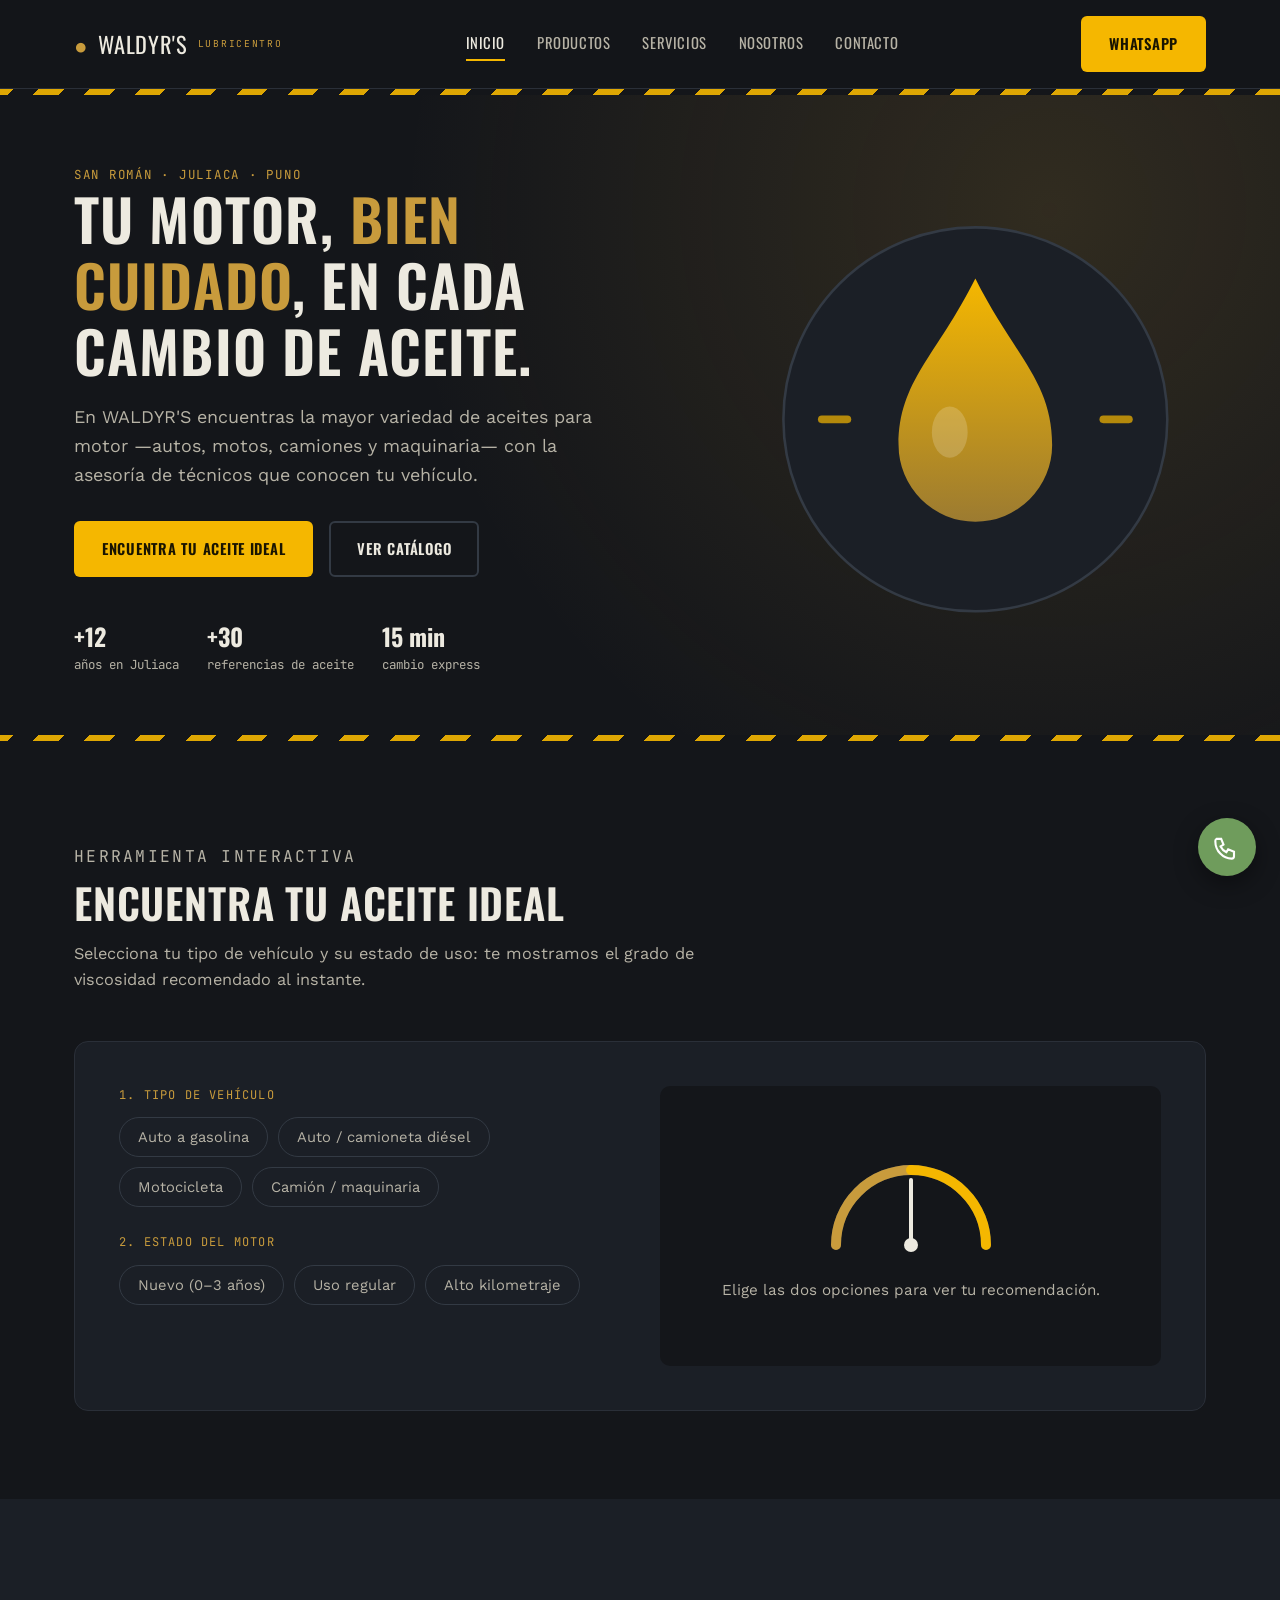
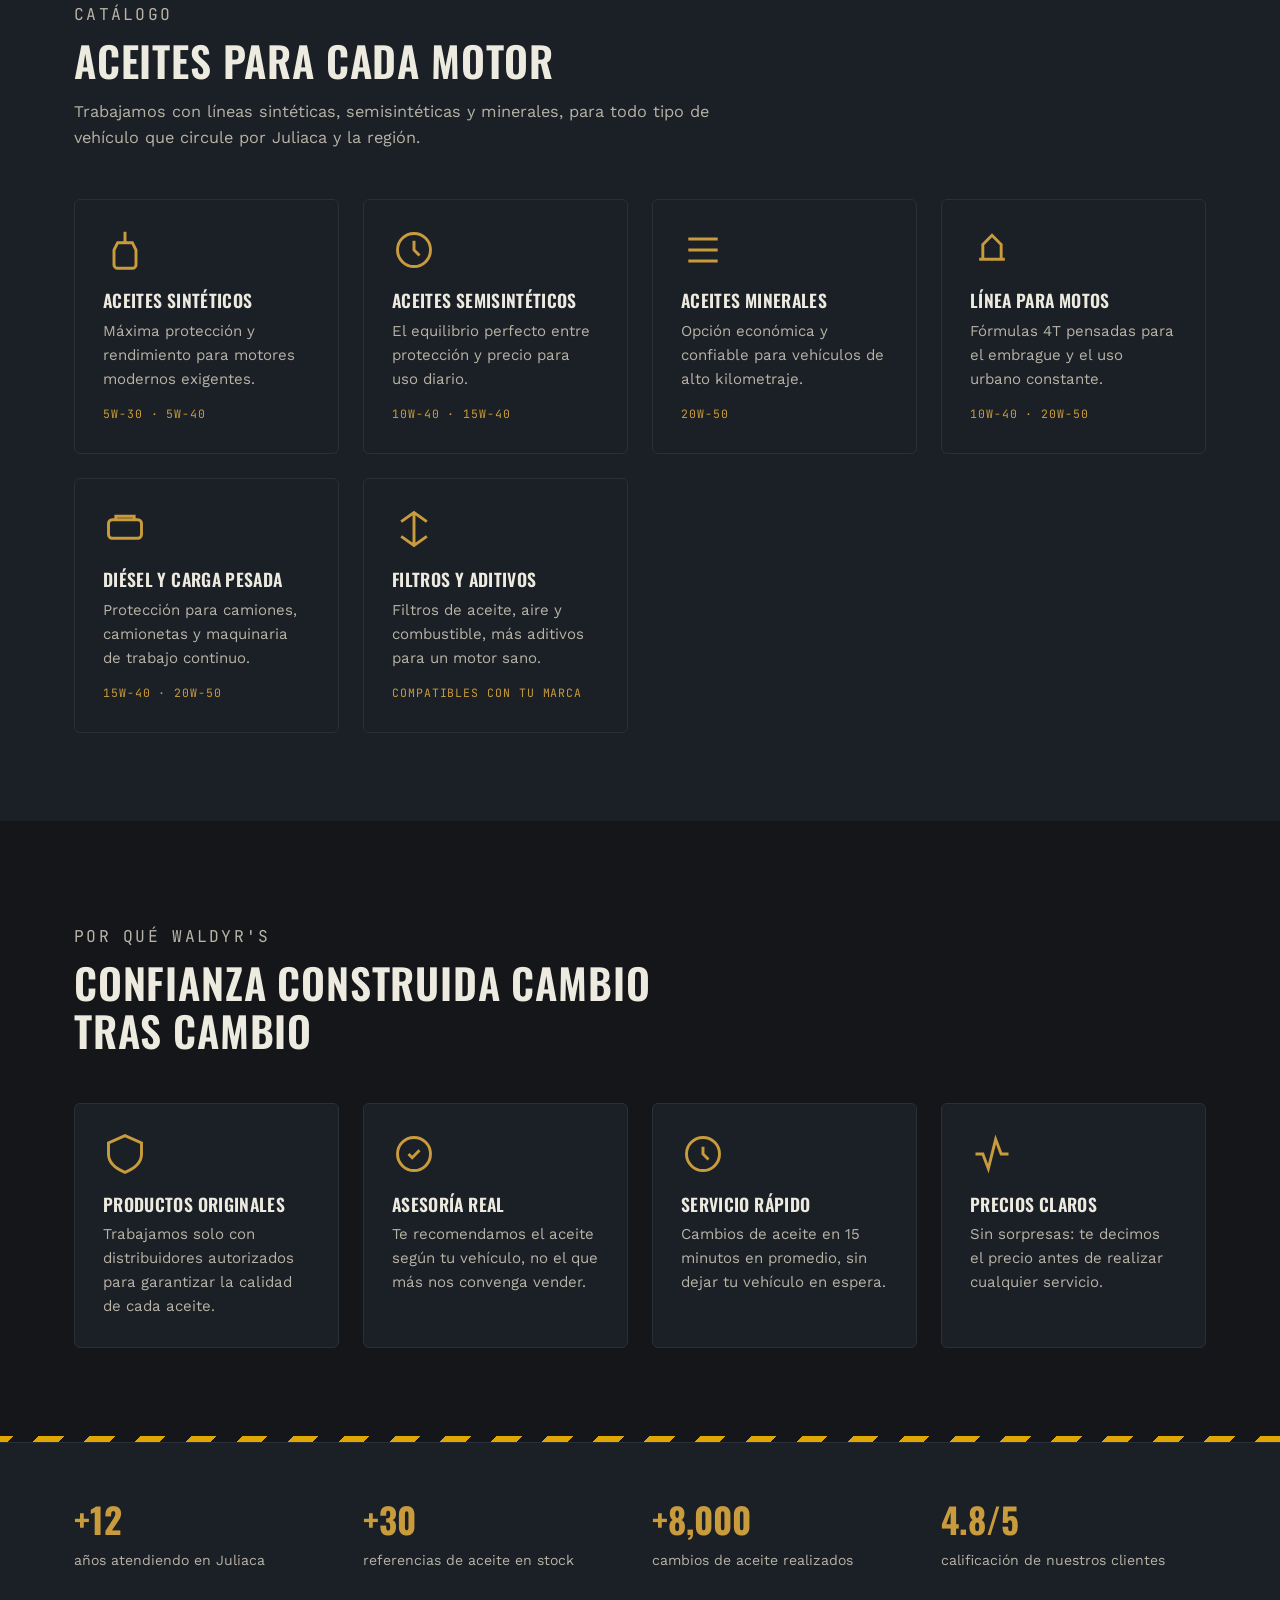
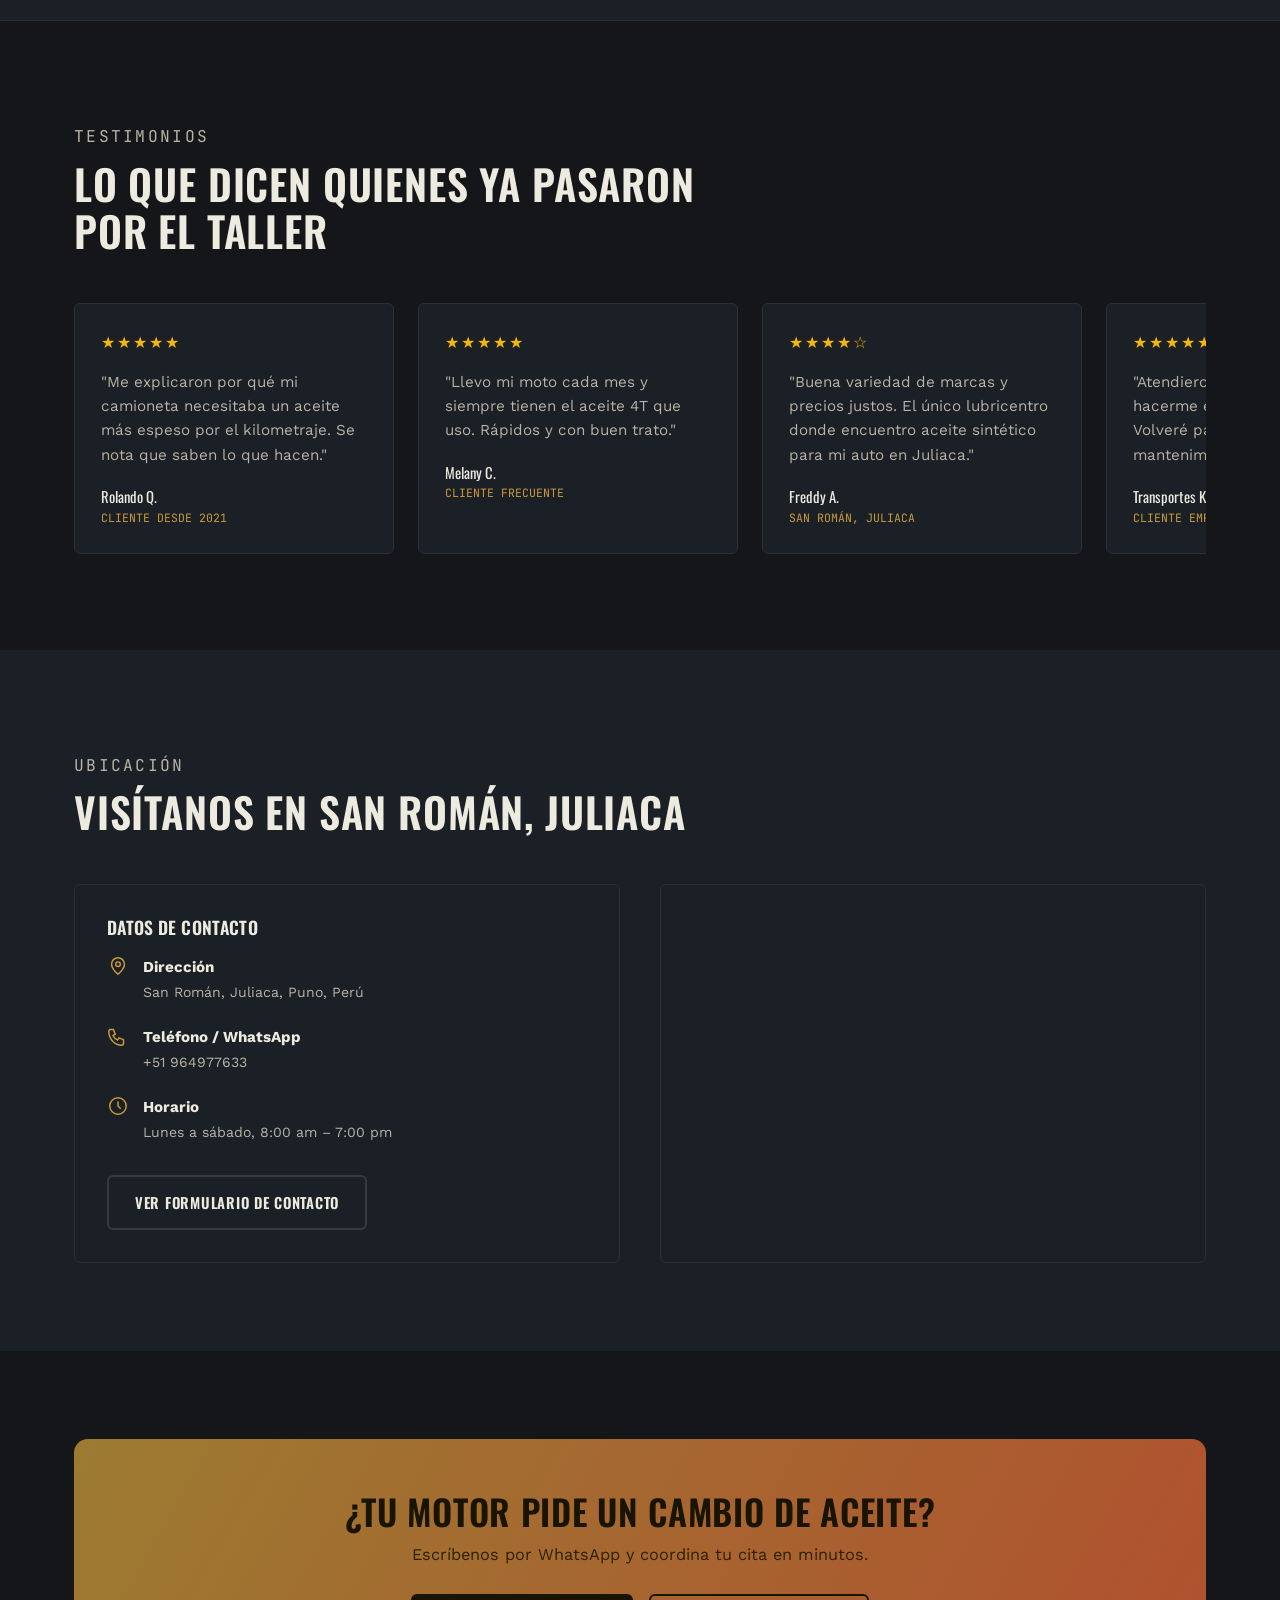
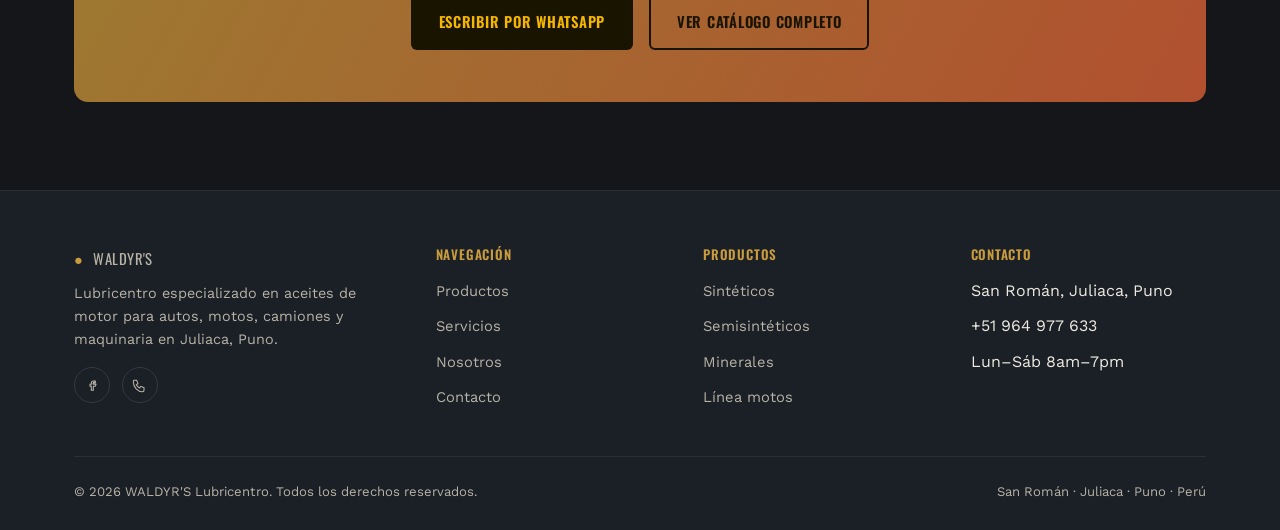
<file: index.html>
<!DOCTYPE html>
<html lang="es">
<head>
<meta charset="UTF-8">
<meta name="viewport" content="width=device-width, initial-scale=1.0">
<title>WALDYR'S Lubricentro | Cambio de aceite en Juliaca, Puno</title>
<meta name="description" content="WALDYR'S Lubricentro en San Román, Juliaca: la mayor variedad de aceites de motor para autos, motos, camiones y maquinaria. Cambio de aceite, filtros y más.">
<link rel="icon" href="images/favicon.svg" type="image/svg+xml">
<link rel="stylesheet" href="css/style.css">
</head>
<body>

<header class="site-header">
  <nav class="nav">
    <a href="index.html" class="brand"><span class="drop">●</span> WALDYR'S <small>Lubricentro</small></a>
    <ul class="nav-links">
      <li><a href="index.html" class="active">Inicio</a></li>
      <li><a href="productos.html">Productos</a></li>
      <li><a href="servicios.html">Servicios</a></li>
      <li><a href="nosotros.html">Nosotros</a></li>
      <li><a href="contacto.html">Contacto</a></li>
    </ul>
    <div class="nav-cta">
      <a href="https://wa.me/51964977633" target="_blank" class="btn btn-primary">WhatsApp</a>
      <button class="burger" aria-label="Abrir menú" aria-expanded="false">
        <span></span><span></span><span></span>
      </button>
    </div>
  </nav>
</header>

<div class="hazard-divider"></div>

<!-- HERO -->
<section class="hero">
  <div class="container">
    <div class="hero-copy">
      <p class="eyebrow">San Román · Juliaca · Puno</p>
      <h1>Tu motor, <em>bien cuidado</em>, en cada cambio de aceite.</h1>
      <p class="lead">En WALDYR'S encuentras la mayor variedad de aceites para motor —autos, motos, camiones y maquinaria— con la asesoría de técnicos que conocen tu vehículo.</p>
      <div class="actions">
        <a href="#finder" class="btn btn-primary">Encuentra tu aceite ideal</a>
        <a href="productos.html" class="btn btn-outline">Ver catálogo</a>
      </div>
      <div class="trust">
        <div><strong>+12</strong>años en Juliaca</div>
        <div><strong>+30</strong>referencias de aceite</div>
        <div><strong>15 min</strong>cambio express</div>
      </div>
    </div>
    <div class="hero-art">
      <svg viewBox="0 0 360 360" xmlns="http://www.w3.org/2000/svg" aria-hidden="true">
        <defs>
          <linearGradient id="oilGrad" x1="0" y1="0" x2="0" y2="1">
            <stop offset="0%" stop-color="#f5b700"/>
            <stop offset="100%" stop-color="#9c7b31"/>
          </linearGradient>
        </defs>
        <circle cx="180" cy="180" r="150" fill="#1b1f26" stroke="#333a44" stroke-width="2"/>
        <path d="M180 70 C210 130 240 150 240 200 A60 60 0 1 1 120 200 C120 150 150 130 180 70 Z" fill="url(#oilGrad)"/>
        <ellipse cx="160" cy="190" rx="14" ry="20" fill="#fff" opacity="0.18"/>
        <g stroke="#f5b700" stroke-width="6" stroke-linecap="round" opacity="0.7">
          <line x1="60" y1="180" x2="80" y2="180"/>
          <line x1="280" y1="180" x2="300" y2="180"/>
        </g>
      </svg>
    </div>
  </div>
</section>

<div class="hazard-divider"></div>

<!-- ENCUENTRA TU ACEITE -->
<section id="finder">
  <div class="container">
    <div class="section-head reveal">
      <p class="eyebrow">Herramienta interactiva</p>
      <h2>Encuentra tu aceite ideal</h2>
      <p>Selecciona tu tipo de vehículo y su estado de uso: te mostramos el grado de viscosidad recomendado al instante.</p>
    </div>

    <div class="finder reveal">
      <div class="finder-controls">
        <fieldset>
          <legend>1. Tipo de vehículo</legend>
          <div class="pill-group">
            <button type="button" class="pill" data-vehicle="auto-gasolina">Auto a gasolina</button>
            <button type="button" class="pill" data-vehicle="auto-diesel">Auto / camioneta diésel</button>
            <button type="button" class="pill" data-vehicle="moto">Motocicleta</button>
            <button type="button" class="pill" data-vehicle="pesado">Camión / maquinaria</button>
          </div>
        </fieldset>
        <fieldset>
          <legend>2. Estado del motor</legend>
          <div class="pill-group">
            <button type="button" class="pill" data-uso="nuevo">Nuevo (0–3 años)</button>
            <button type="button" class="pill" data-uso="usado">Uso regular</button>
            <button type="button" class="pill" data-uso="alto-kilometraje">Alto kilometraje</button>
          </div>
        </fieldset>
      </div>

      <div class="finder-result">
        <div class="gauge-wrap">
          <svg viewBox="0 0 180 110" xmlns="http://www.w3.org/2000/svg" aria-hidden="true">
            <path d="M15 95 A75 75 0 0 1 165 95" fill="none" stroke="#333a44" stroke-width="10" stroke-linecap="round"/>
            <path d="M15 95 A75 75 0 0 1 90 20" fill="none" stroke="#c89b3c" stroke-width="10" stroke-linecap="round"/>
            <path d="M90 20 A75 75 0 0 1 165 95" fill="none" stroke="#f5b700" stroke-width="10" stroke-linecap="round"/>
            <g class="gauge-needle" style="transform:rotate(0deg)">
              <line x1="90" y1="95" x2="90" y2="30" stroke="#edeae0" stroke-width="4" stroke-linecap="round"/>
              <circle cx="90" cy="95" r="7" fill="#edeae0"/>
            </g>
          </svg>
        </div>
        <p class="placeholder">Elige las dos opciones para ver tu recomendación.</p>
        <div class="grade" style="display:none">5W-30</div>
        <div class="grade-label" style="display:none">Sintético</div>
        <p class="grade-desc" style="display:none"></p>
      </div>
    </div>
  </div>
</section>

<!-- CATEGORÍAS -->
<section style="background:var(--graphite)">
  <div class="container">
    <div class="section-head reveal">
      <p class="eyebrow">Catálogo</p>
      <h2>Aceites para cada motor</h2>
      <p>Trabajamos con líneas sintéticas, semisintéticas y minerales, para todo tipo de vehículo que circule por Juliaca y la región.</p>
    </div>
    <div class="grid">
      <div class="card reveal">
        <svg class="icon" viewBox="0 0 24 24" fill="none" stroke="currentColor" stroke-width="1.6"><path d="M12 2v6M8 8h8l2 4v8a2 2 0 0 1-2 2H8a2 2 0 0 1-2-2v-8l2-4Z"/></svg>
        <h3>Aceites sintéticos</h3>
        <p>Máxima protección y rendimiento para motores modernos exigentes.</p>
        <span class="tag">5W-30 · 5W-40</span>
      </div>
      <div class="card reveal">
        <svg class="icon" viewBox="0 0 24 24" fill="none" stroke="currentColor" stroke-width="1.6"><circle cx="12" cy="12" r="9"/><path d="M12 7v5l3 3"/></svg>
        <h3>Aceites semisintéticos</h3>
        <p>El equilibrio perfecto entre protección y precio para uso diario.</p>
        <span class="tag">10W-40 · 15W-40</span>
      </div>
      <div class="card reveal">
        <svg class="icon" viewBox="0 0 24 24" fill="none" stroke="currentColor" stroke-width="1.6"><path d="M4 12h16M4 6h16M4 18h16"/></svg>
        <h3>Aceites minerales</h3>
        <p>Opción económica y confiable para vehículos de alto kilometraje.</p>
        <span class="tag">20W-50</span>
      </div>
      <div class="card reveal">
        <svg class="icon" viewBox="0 0 24 24" fill="none" stroke="currentColor" stroke-width="1.6"><path d="M5 17h14M7 17V9l5-5 5 5v8"/></svg>
        <h3>Línea para motos</h3>
        <p>Fórmulas 4T pensadas para el embrague y el uso urbano constante.</p>
        <span class="tag">10W-40 · 20W-50</span>
      </div>
      <div class="card reveal">
        <svg class="icon" viewBox="0 0 24 24" fill="none" stroke="currentColor" stroke-width="1.6"><rect x="3" y="7" width="18" height="10" rx="2"/><path d="M7 7V5h10v2"/></svg>
        <h3>Diésel y carga pesada</h3>
        <p>Protección para camiones, camionetas y maquinaria de trabajo continuo.</p>
        <span class="tag">15W-40 · 20W-50</span>
      </div>
      <div class="card reveal">
        <svg class="icon" viewBox="0 0 24 24" fill="none" stroke="currentColor" stroke-width="1.6"><path d="M12 3v18M5 8l7-5 7 5M5 16l7 5 7-5"/></svg>
        <h3>Filtros y aditivos</h3>
        <p>Filtros de aceite, aire y combustible, más aditivos para un motor sano.</p>
        <span class="tag">Compatibles con tu marca</span>
      </div>
    </div>
  </div>
</section>

<!-- POR QUÉ ELEGIRNOS -->
<section>
  <div class="container">
    <div class="section-head reveal">
      <p class="eyebrow">Por qué WALDYR'S</p>
      <h2>Confianza construida cambio tras cambio</h2>
    </div>
    <div class="grid">
      <div class="card reveal">
        <svg class="icon" viewBox="0 0 24 24" fill="none" stroke="currentColor" stroke-width="1.6"><path d="M12 2 3 6v6c0 5 4 8 9 10 5-2 9-5 9-10V6l-9-4Z"/></svg>
        <h3>Productos originales</h3>
        <p>Trabajamos solo con distribuidores autorizados para garantizar la calidad de cada aceite.</p>
      </div>
      <div class="card reveal">
        <svg class="icon" viewBox="0 0 24 24" fill="none" stroke="currentColor" stroke-width="1.6"><circle cx="12" cy="12" r="9"/><path d="M9 12l2 2 4-4"/></svg>
        <h3>Asesoría real</h3>
        <p>Te recomendamos el aceite según tu vehículo, no el que más nos convenga vender.</p>
      </div>
      <div class="card reveal">
        <svg class="icon" viewBox="0 0 24 24" fill="none" stroke="currentColor" stroke-width="1.6"><path d="M12 8v4l3 3"/><circle cx="12" cy="12" r="9"/></svg>
        <h3>Servicio rápido</h3>
        <p>Cambios de aceite en 15 minutos en promedio, sin dejar tu vehículo en espera.</p>
      </div>
      <div class="card reveal">
        <svg class="icon" viewBox="0 0 24 24" fill="none" stroke="currentColor" stroke-width="1.6"><path d="M3 12h4l3 8 4-16 3 8h4"/></svg>
        <h3>Precios claros</h3>
        <p>Sin sorpresas: te decimos el precio antes de realizar cualquier servicio.</p>
      </div>
    </div>
  </div>
</section>

<div class="hazard-divider"></div>

<!-- ESTADÍSTICAS -->
<div class="stats-strip">
  <div class="container">
    <div class="stat reveal"><strong>+12</strong><span>años atendiendo en Juliaca</span></div>
    <div class="stat reveal"><strong>+30</strong><span>referencias de aceite en stock</span></div>
    <div class="stat reveal"><strong>+8,000</strong><span>cambios de aceite realizados</span></div>
    <div class="stat reveal"><strong>4.8/5</strong><span>calificación de nuestros clientes</span></div>
  </div>
</div>

<!-- TESTIMONIOS -->
<section class="testimonials">
  <div class="container">
    <div class="section-head reveal">
      <p class="eyebrow">Testimonios</p>
      <h2>Lo que dicen quienes ya pasaron por el taller</h2>
    </div>
    <div class="testi-track reveal">
      <div class="testi-card">
        <div class="stars">★★★★★</div>
        <p>"Me explicaron por qué mi camioneta necesitaba un aceite más espeso por el kilometraje. Se nota que saben lo que hacen."</p>
        <div class="who">Rolando Q. <span>Cliente desde 2021</span></div>
      </div>
      <div class="testi-card">
        <div class="stars">★★★★★</div>
        <p>"Llevo mi moto cada mes y siempre tienen el aceite 4T que uso. Rápidos y con buen trato."</p>
        <div class="who">Melany C. <span>Cliente frecuente</span></div>
      </div>
      <div class="testi-card">
        <div class="stars">★★★★☆</div>
        <p>"Buena variedad de marcas y precios justos. El único lubricentro donde encuentro aceite sintético para mi auto en Juliaca."</p>
        <div class="who">Freddy A. <span>San Román, Juliaca</span></div>
      </div>
      <div class="testi-card">
        <div class="stars">★★★★★</div>
        <p>"Atendieron mi camión de carga sin hacerme esperar toda la mañana. Volveré para el próximo mantenimiento."</p>
        <div class="who">Transportes Kantuta <span>Cliente empresa</span></div>
      </div>
    </div>
  </div>
</section>

<!-- UBICACIÓN -->
<section style="background:var(--graphite)">
  <div class="container">
    <div class="section-head reveal">
      <p class="eyebrow">Ubicación</p>
      <h2>Visítanos en San Román, Juliaca</h2>
    </div>
    <div class="location-grid reveal">
      <div class="location-info">
        <h3>Datos de contacto</h3>
        <div class="item">
          <svg viewBox="0 0 24 24" fill="none" stroke="currentColor" stroke-width="1.6"><path d="M12 21s-7-6.2-7-11a7 7 0 0 1 14 0c0 4.8-7 11-7 11Z"/><circle cx="12" cy="10" r="2.5"/></svg>
          <div><strong>Dirección</strong><span>San Román, Juliaca, Puno, Perú</span></div>
        </div>
        <div class="item">
          <svg viewBox="0 0 24 24" fill="none" stroke="currentColor" stroke-width="1.6"><path d="M3 5h4l2 5-2.5 1.5a11 11 0 0 0 5 5L13 14l5 2v4a2 2 0 0 1-2 2C8.6 22 2 15.4 2 7a2 2 0 0 1 1-2Z"/></svg>
          <div><strong>Teléfono / WhatsApp</strong><span>+51 964977633</span></div>
        </div>
        <div class="item">
          <svg viewBox="0 0 24 24" fill="none" stroke="currentColor" stroke-width="1.6"><circle cx="12" cy="12" r="9"/><path d="M12 7v5l3 3"/></svg>
          <div><strong>Horario</strong><span>Lunes a sábado, 8:00 am – 7:00 pm</span></div>
        </div>
        <a href="contacto.html" class="btn btn-outline" style="margin-top:10px">Ver formulario de contacto</a>
      </div>
      <div class="map-embed">
        <iframe
          src="https://www.google.com/maps?q=San%20Rom%C3%A1n%2C%20Juliaca%2C%20Puno%2C%20Peru&output=embed"
          loading="lazy"
          referrerpolicy="no-referrer-when-downgrade"
          title="Mapa de ubicación WALDYR'S en San Román, Juliaca">
        </iframe>
      </div>
    </div>
  </div>
</section>

<!-- CTA FINAL -->
<section>
  <div class="container">
    <div class="cta-band reveal">
      <h2>¿Tu motor pide un cambio de aceite?</h2>
      <p>Escríbenos por WhatsApp y coordina tu cita en minutos.</p>
      <div class="actions">
        <a href="https://wa.me/51964977633" target="_blank" class="btn btn-primary">Escribir por WhatsApp</a>
        <a href="productos.html" class="btn btn-outline">Ver catálogo completo</a>
      </div>
    </div>
  </div>
</section>

<footer class="site-footer">
  <div class="container">
    <div class="footer-grid">
      <div class="footer-brand">
        <a href="index.html" class="brand"><span class="drop">●</span> WALDYR'S</a>
        <p>Lubricentro especializado en aceites de motor para autos, motos, camiones y maquinaria en Juliaca, Puno.</p>
        <div class="social-row">
          <a href="#" aria-label="Facebook"><svg viewBox="0 0 24 24" fill="none" stroke="currentColor" stroke-width="1.6"><path d="M14 9h3V6h-3a3 3 0 0 0-3 3v2H9v3h2v6h3v-6h3l1-3h-4V9a1 1 0 0 1 1-1Z"/></svg></a>
          <a href="https://wa.me/51964977633" aria-label="WhatsApp"><svg viewBox="0 0 24 24" fill="none" stroke="currentColor" stroke-width="1.6"><path d="M3 5h4l2 5-2.5 1.5a11 11 0 0 0 5 5L13 14l5 2v4a2 2 0 0 1-2 2C8.6 22 2 15.4 2 7a2 2 0 0 1 1-2Z"/></svg></a>
        </div>
      </div>
      <div>
        <h4>Navegación</h4>
        <ul>
          <li><a href="productos.html">Productos</a></li>
          <li><a href="servicios.html">Servicios</a></li>
          <li><a href="nosotros.html">Nosotros</a></li>
          <li><a href="contacto.html">Contacto</a></li>
        </ul>
      </div>
      <div>
        <h4>Productos</h4>
        <ul>
          <li><a href="productos.html">Sintéticos</a></li>
          <li><a href="productos.html">Semisintéticos</a></li>
          <li><a href="productos.html">Minerales</a></li>
          <li><a href="productos.html">Línea motos</a></li>
        </ul>
      </div>
      <div>
        <h4>Contacto</h4>
        <ul>
          <li>San Román, Juliaca, Puno</li>
          <li>+51 964 977 633</li>
          <li>Lun–Sáb 8am–7pm</li>
        </ul>
      </div>
    </div>
    <div class="footer-bottom">
      <span>© <span data-year></span> WALDYR'S Lubricentro. Todos los derechos reservados.</span>
      <span>San Román · Juliaca · Puno · Perú</span>
    </div>
  </div>
</footer>

<a href="https://wa.me/51964977633" target="_blank" class="whatsapp-float" aria-label="Escribir por WhatsApp">
  <svg viewBox="0 0 24 24" fill="none" stroke="currentColor" stroke-width="1.8"><path d="M3 5h4l2 5-2.5 1.5a11 11 0 0 0 5 5L13 14l5 2v4a2 2 0 0 1-2 2C8.6 22 2 15.4 2 7a2 2 0 0 1 1-2Z"/></svg>
</a>

<script src="js/main.js"></script>
</body>
</html>
</file>
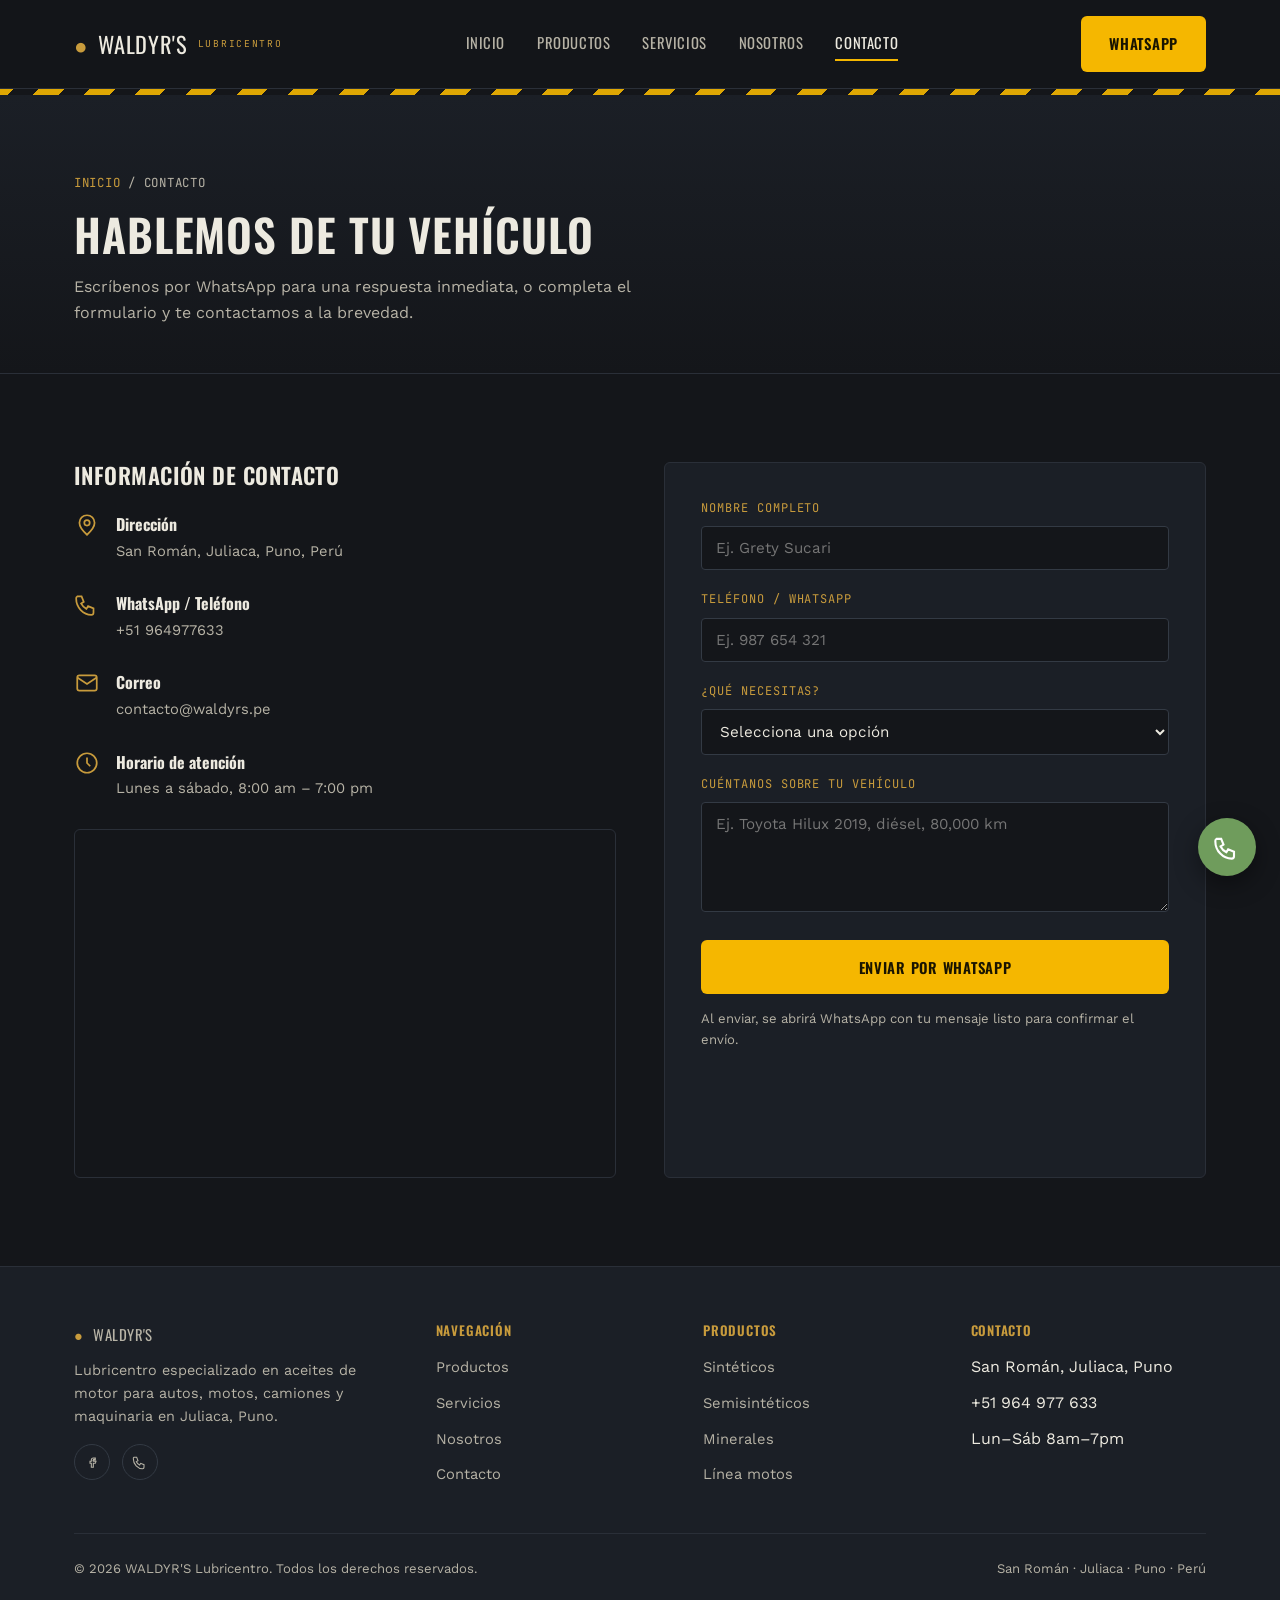
<file: contacto.html>
<!DOCTYPE html>
<html lang="es">
<head>
<meta charset="UTF-8">
<meta name="viewport" content="width=device-width, initial-scale=1.0">
<title>Contacto | WALDYR'S Lubricentro</title>
<meta name="description" content="Contáctanos por WhatsApp o formulario. WALDYR'S Lubricentro, San Román, Juliaca, Puno.">
<link rel="icon" href="images/favicon.svg" type="image/svg+xml">
<link rel="stylesheet" href="css/style.css">
</head>
<body>

<header class="site-header">
  <nav class="nav">
    <a href="index.html" class="brand"><span class="drop">●</span> WALDYR'S <small>Lubricentro</small></a>
    <ul class="nav-links">
      <li><a href="index.html">Inicio</a></li>
      <li><a href="productos.html">Productos</a></li>
      <li><a href="servicios.html">Servicios</a></li>
      <li><a href="nosotros.html">Nosotros</a></li>
      <li><a href="contacto.html" class="active">Contacto</a></li>
    </ul>
    <div class="nav-cta">
      <a href="https://wa.me/51964977633" target="_blank" class="btn btn-primary">WhatsApp</a>
      <button class="burger" aria-label="Abrir menú" aria-expanded="false">
        <span></span><span></span><span></span>
      </button>
    </div>
  </nav>
</header>

<div class="hazard-divider"></div>

<div class="page-hero">
  <div class="container">
    <p class="breadcrumb"><a href="index.html">Inicio</a> / Contacto</p>
    <h1>Hablemos de tu vehículo</h1>
    <p>Escríbenos por WhatsApp para una respuesta inmediata, o completa el formulario y te contactamos a la brevedad.</p>
  </div>
</div>

<section>
  <div class="container">
    <div class="contact-grid reveal">

      <div class="contact-side">
        <h2 style="font-size:1.4rem; margin-bottom:24px;">Información de contacto</h2>

        <div class="item">
          <svg viewBox="0 0 24 24" fill="none" stroke="currentColor" stroke-width="1.6"><path d="M12 21s-7-6.2-7-11a7 7 0 0 1 14 0c0 4.8-7 11-7 11Z"/><circle cx="12" cy="10" r="2.5"/></svg>
          <div><strong>Dirección</strong><span>San Román, Juliaca, Puno, Perú</span></div>
        </div>
        <div class="item">
          <svg viewBox="0 0 24 24" fill="none" stroke="currentColor" stroke-width="1.6"><path d="M3 5h4l2 5-2.5 1.5a11 11 0 0 0 5 5L13 14l5 2v4a2 2 0 0 1-2 2C8.6 22 2 15.4 2 7a2 2 0 0 1 1-2Z"/></svg>
          <div><strong>WhatsApp / Teléfono</strong><a href="https://wa.me/51964977633" target="_blank">+51 964977633</a></div>
        </div>
        <div class="item">
          <svg viewBox="0 0 24 24" fill="none" stroke="currentColor" stroke-width="1.6"><rect x="3" y="5" width="18" height="14" rx="2"/><path d="m3 7 9 6 9-6"/></svg>
          <div><strong>Correo</strong><a href="mailto:contacto@waldyrs.pe">contacto@waldyrs.pe</a></div>
        </div>
        <div class="item">
          <svg viewBox="0 0 24 24" fill="none" stroke="currentColor" stroke-width="1.6"><circle cx="12" cy="12" r="9"/><path d="M12 7v5l3 3"/></svg>
          <div><strong>Horario de atención</strong><span>Lunes a sábado, 8:00 am – 7:00 pm</span></div>
        </div>

        <div class="map-embed" style="margin-top:8px">
          <iframe
            src="https://www.google.com/maps?q=San%20Rom%C3%A1n%2C%20Juliaca%2C%20Puno%2C%20Peru&output=embed"
            loading="lazy"
            referrerpolicy="no-referrer-when-downgrade"
            title="Mapa de ubicación WALDYR'S en San Román, Juliaca">
          </iframe>
        </div>
      </div>

      <form class="contact-form" novalidate>
        <div class="field">
          <label for="nombre">Nombre completo</label>
          <input type="text" id="nombre" name="nombre" placeholder="Ej. Grety Sucari" required>
        </div>
        <div class="field">
          <label for="telefono">Teléfono / WhatsApp</label>
          <input type="tel" id="telefono" name="telefono" placeholder="Ej. 987 654 321" required>
        </div>
        <div class="field">
          <label for="servicio">¿Qué necesitas?</label>
          <select id="servicio" name="servicio" required>
            <option value="">Selecciona una opción</option>
            <option value="Cambio de aceite">Cambio de aceite</option>
            <option value="Consulta sobre un aceite específico">Consulta sobre un aceite específico</option>
            <option value="Cambio de filtros">Cambio de filtros</option>
            <option value="Revisión de niveles">Revisión de niveles</option>
            <option value="Cotización para flota / empresa">Cotización para flota / empresa</option>
            <option value="Otro">Otro</option>
          </select>
        </div>
        <div class="field">
          <label for="mensaje">Cuéntanos sobre tu vehículo</label>
          <textarea id="mensaje" name="mensaje" placeholder="Ej. Toyota Hilux 2019, diésel, 80,000 km"></textarea>
        </div>
        <button type="submit" class="btn btn-primary" style="width:100%; justify-content:center;">Enviar por WhatsApp</button>
        <p class="form-note">Al enviar, se abrirá WhatsApp con tu mensaje listo para confirmar el envío.</p>
        <div class="form-success">¡Listo! Se abrió WhatsApp con tu mensaje. Si no se abrió, escríbenos directamente al +51 964 977 633.</div>
      </form>

    </div>
  </div>
</section>

<footer class="site-footer">
  <div class="container">
    <div class="footer-grid">
      <div class="footer-brand">
        <a href="index.html" class="brand"><span class="drop">●</span> WALDYR'S</a>
        <p>Lubricentro especializado en aceites de motor para autos, motos, camiones y maquinaria en Juliaca, Puno.</p>
        <div class="social-row">
          <a href="#" aria-label="Facebook"><svg viewBox="0 0 24 24" fill="none" stroke="currentColor" stroke-width="1.6"><path d="M14 9h3V6h-3a3 3 0 0 0-3 3v2H9v3h2v6h3v-6h3l1-3h-4V9a1 1 0 0 1 1-1Z"/></svg></a>
          <a href="https://wa.me/51964977633" aria-label="WhatsApp"><svg viewBox="0 0 24 24" fill="none" stroke="currentColor" stroke-width="1.6"><path d="M3 5h4l2 5-2.5 1.5a11 11 0 0 0 5 5L13 14l5 2v4a2 2 0 0 1-2 2C8.6 22 2 15.4 2 7a2 2 0 0 1 1-2Z"/></svg></a>
        </div>
      </div>
      <div>
        <h4>Navegación</h4>
        <ul>
          <li><a href="productos.html">Productos</a></li>
          <li><a href="servicios.html">Servicios</a></li>
          <li><a href="nosotros.html">Nosotros</a></li>
          <li><a href="contacto.html">Contacto</a></li>
        </ul>
      </div>
      <div>
        <h4>Productos</h4>
        <ul>
          <li><a href="productos.html">Sintéticos</a></li>
          <li><a href="productos.html">Semisintéticos</a></li>
          <li><a href="productos.html">Minerales</a></li>
          <li><a href="productos.html">Línea motos</a></li>
        </ul>
      </div>
      <div>
        <h4>Contacto</h4>
        <ul>
          <li>San Román, Juliaca, Puno</li>
          <li>+51 964 977 633</li>
          <li>Lun–Sáb 8am–7pm</li>
        </ul>
      </div>
    </div>
    <div class="footer-bottom">
      <span>© <span data-year></span> WALDYR'S Lubricentro. Todos los derechos reservados.</span>
      <span>San Román · Juliaca · Puno · Perú</span>
    </div>
  </div>
</footer>

<a href="https://wa.me/51964977633" target="_blank" class="whatsapp-float" aria-label="Escribir por WhatsApp">
  <svg viewBox="0 0 24 24" fill="none" stroke="currentColor" stroke-width="1.8"><path d="M3 5h4l2 5-2.5 1.5a11 11 0 0 0 5 5L13 14l5 2v4a2 2 0 0 1-2 2C8.6 22 2 15.4 2 7a2 2 0 0 1 1-2Z"/></svg>
</a>

<script src="js/main.js"></script>
</body>
</html>
</file>
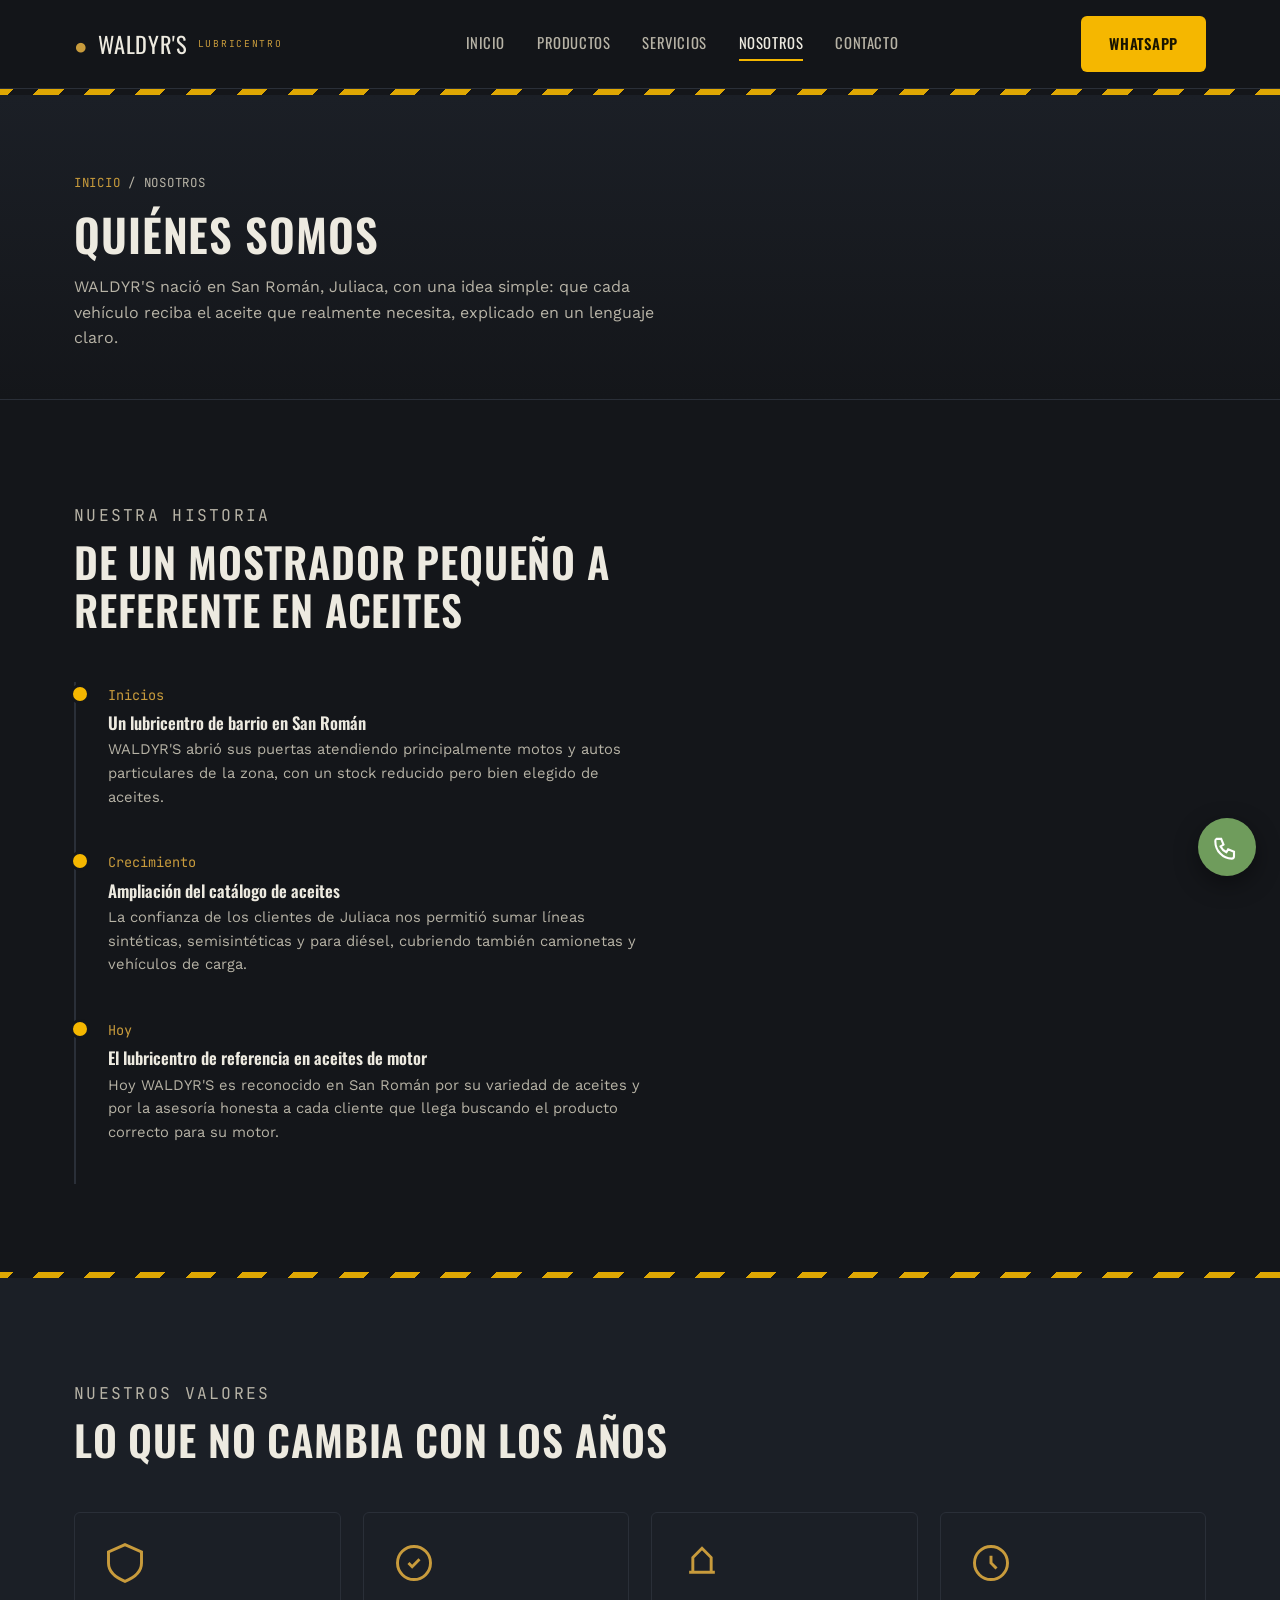
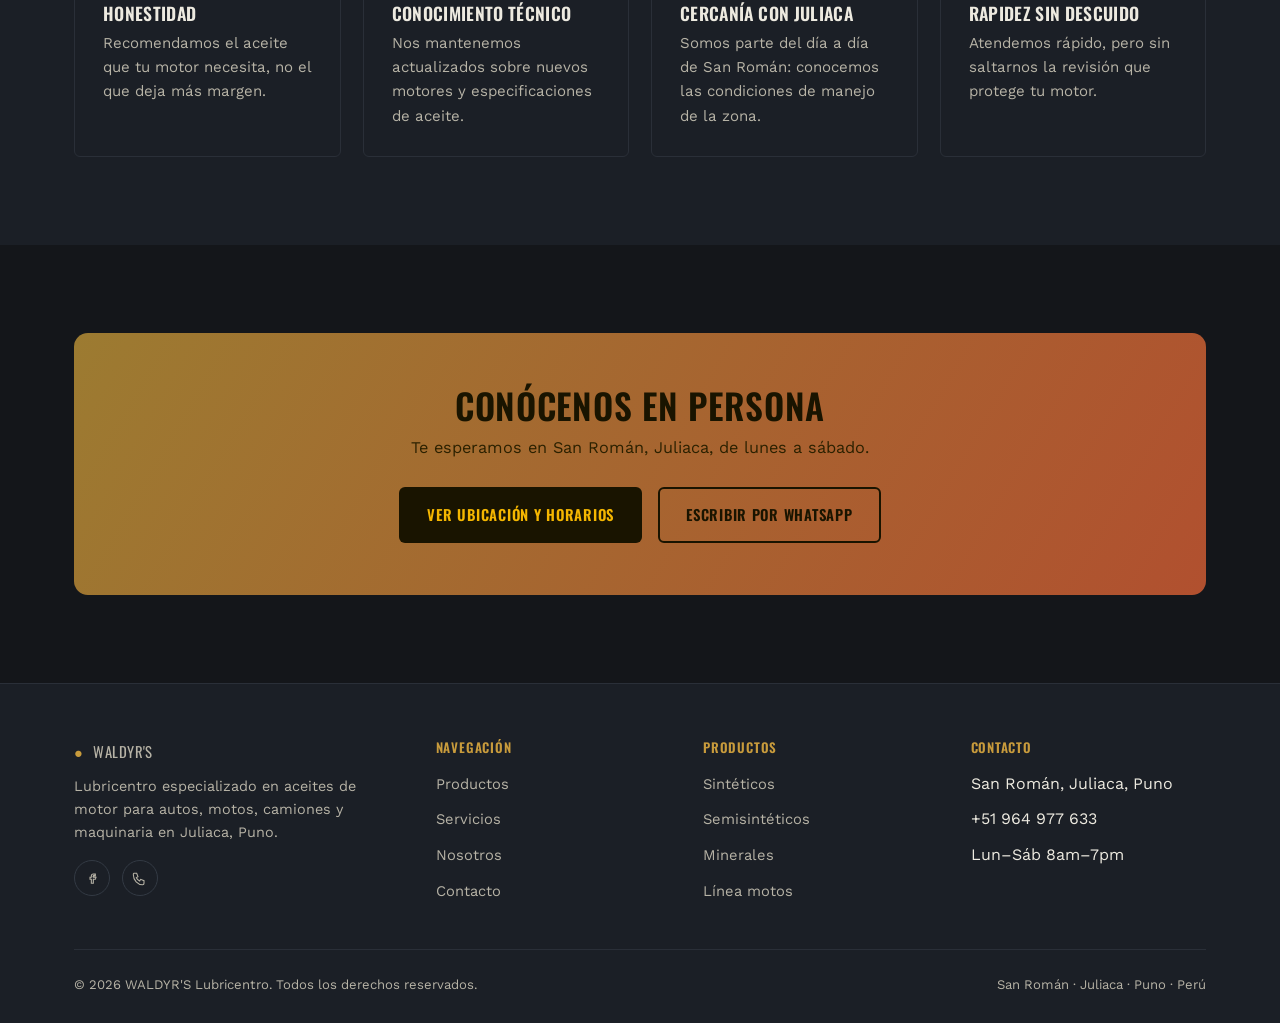
<file: nosotros.html>
<!DOCTYPE html>
<html lang="es">
<head>
<meta charset="UTF-8">
<meta name="viewport" content="width=device-width, initial-scale=1.0">
<title>Nosotros | WALDYR'S Lubricentro</title>
<meta name="description" content="Conoce la historia de WALDYR'S, lubricentro familiar en San Román, Juliaca, dedicado a los aceites de motor.">
<link rel="icon" href="images/favicon.svg" type="image/svg+xml">
<link rel="stylesheet" href="css/style.css">
</head>
<body>

<header class="site-header">
  <nav class="nav">
    <a href="index.html" class="brand"><span class="drop">●</span> WALDYR'S <small>Lubricentro</small></a>
    <ul class="nav-links">
      <li><a href="index.html">Inicio</a></li>
      <li><a href="productos.html">Productos</a></li>
      <li><a href="servicios.html">Servicios</a></li>
      <li><a href="nosotros.html" class="active">Nosotros</a></li>
      <li><a href="contacto.html">Contacto</a></li>
    </ul>
    <div class="nav-cta">
      <a href="https://wa.me/51964977633" target="_blank" class="btn btn-primary">WhatsApp</a>
      <button class="burger" aria-label="Abrir menú" aria-expanded="false">
        <span></span><span></span><span></span>
      </button>
    </div>
  </nav>
</header>

<div class="hazard-divider"></div>

<div class="page-hero">
  <div class="container">
    <p class="breadcrumb"><a href="index.html">Inicio</a> / Nosotros</p>
    <h1>Quiénes somos</h1>
    <p>WALDYR'S nació en San Román, Juliaca, con una idea simple: que cada vehículo reciba el aceite que realmente necesita, explicado en un lenguaje claro.</p>
  </div>
</div>

<section>
  <div class="container">
    <div class="section-head reveal">
      <p class="eyebrow">Nuestra historia</p>
      <h2>De un mostrador pequeño a referente en aceites</h2>
    </div>

    <div class="timeline reveal">
      <div class="timeline-item">
        <span class="year">Inicios</span>
        <h3>Un lubricentro de barrio en San Román</h3>
        <p>WALDYR'S abrió sus puertas atendiendo principalmente motos y autos particulares de la zona, con un stock reducido pero bien elegido de aceites.</p>
      </div>
      <div class="timeline-item">
        <span class="year">Crecimiento</span>
        <h3>Ampliación del catálogo de aceites</h3>
        <p>La confianza de los clientes de Juliaca nos permitió sumar líneas sintéticas, semisintéticas y para diésel, cubriendo también camionetas y vehículos de carga.</p>
      </div>
      <div class="timeline-item">
        <span class="year">Hoy</span>
        <h3>El lubricentro de referencia en aceites de motor</h3>
        <p>Hoy WALDYR'S es reconocido en San Román por su variedad de aceites y por la asesoría honesta a cada cliente que llega buscando el producto correcto para su motor.</p>
      </div>
    </div>
  </div>
</section>

<div class="hazard-divider"></div>

<section style="background:var(--graphite)">
  <div class="container">
    <div class="section-head reveal">
      <p class="eyebrow">Nuestros valores</p>
      <h2>Lo que no cambia con los años</h2>
    </div>
    <div class="values-grid reveal">
      <div class="card">
        <svg class="icon" viewBox="0 0 24 24" fill="none" stroke="currentColor" stroke-width="1.6"><path d="M12 2 3 6v6c0 5 4 8 9 10 5-2 9-5 9-10V6l-9-4Z"/></svg>
        <h3>Honestidad</h3>
        <p>Recomendamos el aceite que tu motor necesita, no el que deja más margen.</p>
      </div>
      <div class="card">
        <svg class="icon" viewBox="0 0 24 24" fill="none" stroke="currentColor" stroke-width="1.6"><circle cx="12" cy="12" r="9"/><path d="M9 12l2 2 4-4"/></svg>
        <h3>Conocimiento técnico</h3>
        <p>Nos mantenemos actualizados sobre nuevos motores y especificaciones de aceite.</p>
      </div>
      <div class="card">
        <svg class="icon" viewBox="0 0 24 24" fill="none" stroke="currentColor" stroke-width="1.6"><path d="M5 17h14M7 17V9l5-5 5 5v8"/></svg>
        <h3>Cercanía con Juliaca</h3>
        <p>Somos parte del día a día de San Román: conocemos las condiciones de manejo de la zona.</p>
      </div>
      <div class="card">
        <svg class="icon" viewBox="0 0 24 24" fill="none" stroke="currentColor" stroke-width="1.6"><path d="M12 8v4l3 3"/><circle cx="12" cy="12" r="9"/></svg>
        <h3>Rapidez sin descuido</h3>
        <p>Atendemos rápido, pero sin saltarnos la revisión que protege tu motor.</p>
      </div>
    </div>
  </div>
</section>

<section>
  <div class="container">
    <div class="cta-band reveal">
      <h2>Conócenos en persona</h2>
      <p>Te esperamos en San Román, Juliaca, de lunes a sábado.</p>
      <div class="actions">
        <a href="contacto.html" class="btn btn-primary">Ver ubicación y horarios</a>
        <a href="https://wa.me/51964977633" target="_blank" class="btn btn-outline">Escribir por WhatsApp</a>
      </div>
    </div>
  </div>
</section>

<footer class="site-footer">
  <div class="container">
    <div class="footer-grid">
      <div class="footer-brand">
        <a href="index.html" class="brand"><span class="drop">●</span> WALDYR'S</a>
        <p>Lubricentro especializado en aceites de motor para autos, motos, camiones y maquinaria en Juliaca, Puno.</p>
        <div class="social-row">
          <a href="#" aria-label="Facebook"><svg viewBox="0 0 24 24" fill="none" stroke="currentColor" stroke-width="1.6"><path d="M14 9h3V6h-3a3 3 0 0 0-3 3v2H9v3h2v6h3v-6h3l1-3h-4V9a1 1 0 0 1 1-1Z"/></svg></a>
          <a href="https://wa.me/51964977633" aria-label="WhatsApp"><svg viewBox="0 0 24 24" fill="none" stroke="currentColor" stroke-width="1.6"><path d="M3 5h4l2 5-2.5 1.5a11 11 0 0 0 5 5L13 14l5 2v4a2 2 0 0 1-2 2C8.6 22 2 15.4 2 7a2 2 0 0 1 1-2Z"/></svg></a>
        </div>
      </div>
      <div>
        <h4>Navegación</h4>
        <ul>
          <li><a href="productos.html">Productos</a></li>
          <li><a href="servicios.html">Servicios</a></li>
          <li><a href="nosotros.html">Nosotros</a></li>
          <li><a href="contacto.html">Contacto</a></li>
        </ul>
      </div>
      <div>
        <h4>Productos</h4>
        <ul>
          <li><a href="productos.html">Sintéticos</a></li>
          <li><a href="productos.html">Semisintéticos</a></li>
          <li><a href="productos.html">Minerales</a></li>
          <li><a href="productos.html">Línea motos</a></li>
        </ul>
      </div>
      <div>
        <h4>Contacto</h4>
        <ul>
          <li>San Román, Juliaca, Puno</li>
          <li>+51 964 977 633</li>
          <li>Lun–Sáb 8am–7pm</li>
        </ul>
      </div>
    </div>
    <div class="footer-bottom">
      <span>© <span data-year></span> WALDYR'S Lubricentro. Todos los derechos reservados.</span>
      <span>San Román · Juliaca · Puno · Perú</span>
    </div>
  </div>
</footer>

<a href="https://wa.me/51964977633" target="_blank" class="whatsapp-float" aria-label="Escribir por WhatsApp">
  <svg viewBox="0 0 24 24" fill="none" stroke="currentColor" stroke-width="1.8"><path d="M3 5h4l2 5-2.5 1.5a11 11 0 0 0 5 5L13 14l5 2v4a2 2 0 0 1-2 2C8.6 22 2 15.4 2 7a2 2 0 0 1 1-2Z"/></svg>
</a>

<script src="js/main.js"></script>
</body>
</html>
</file>
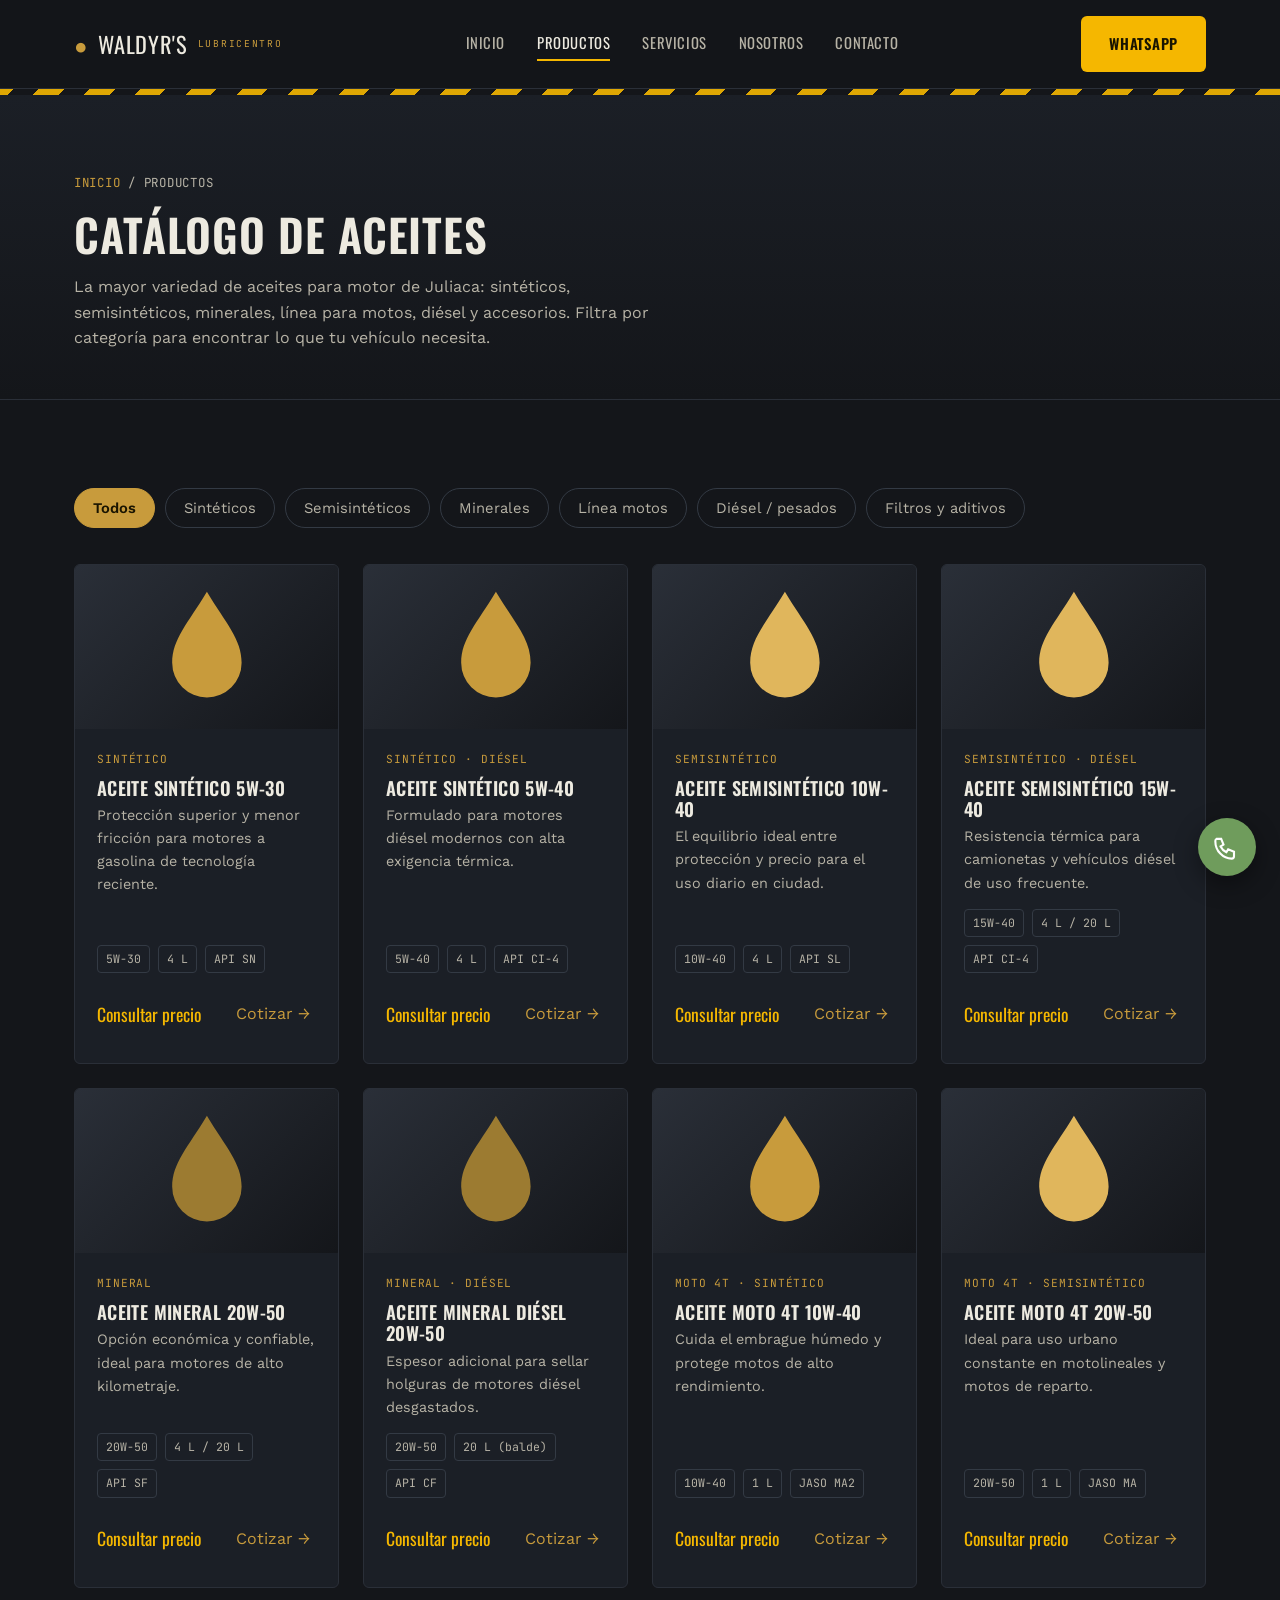
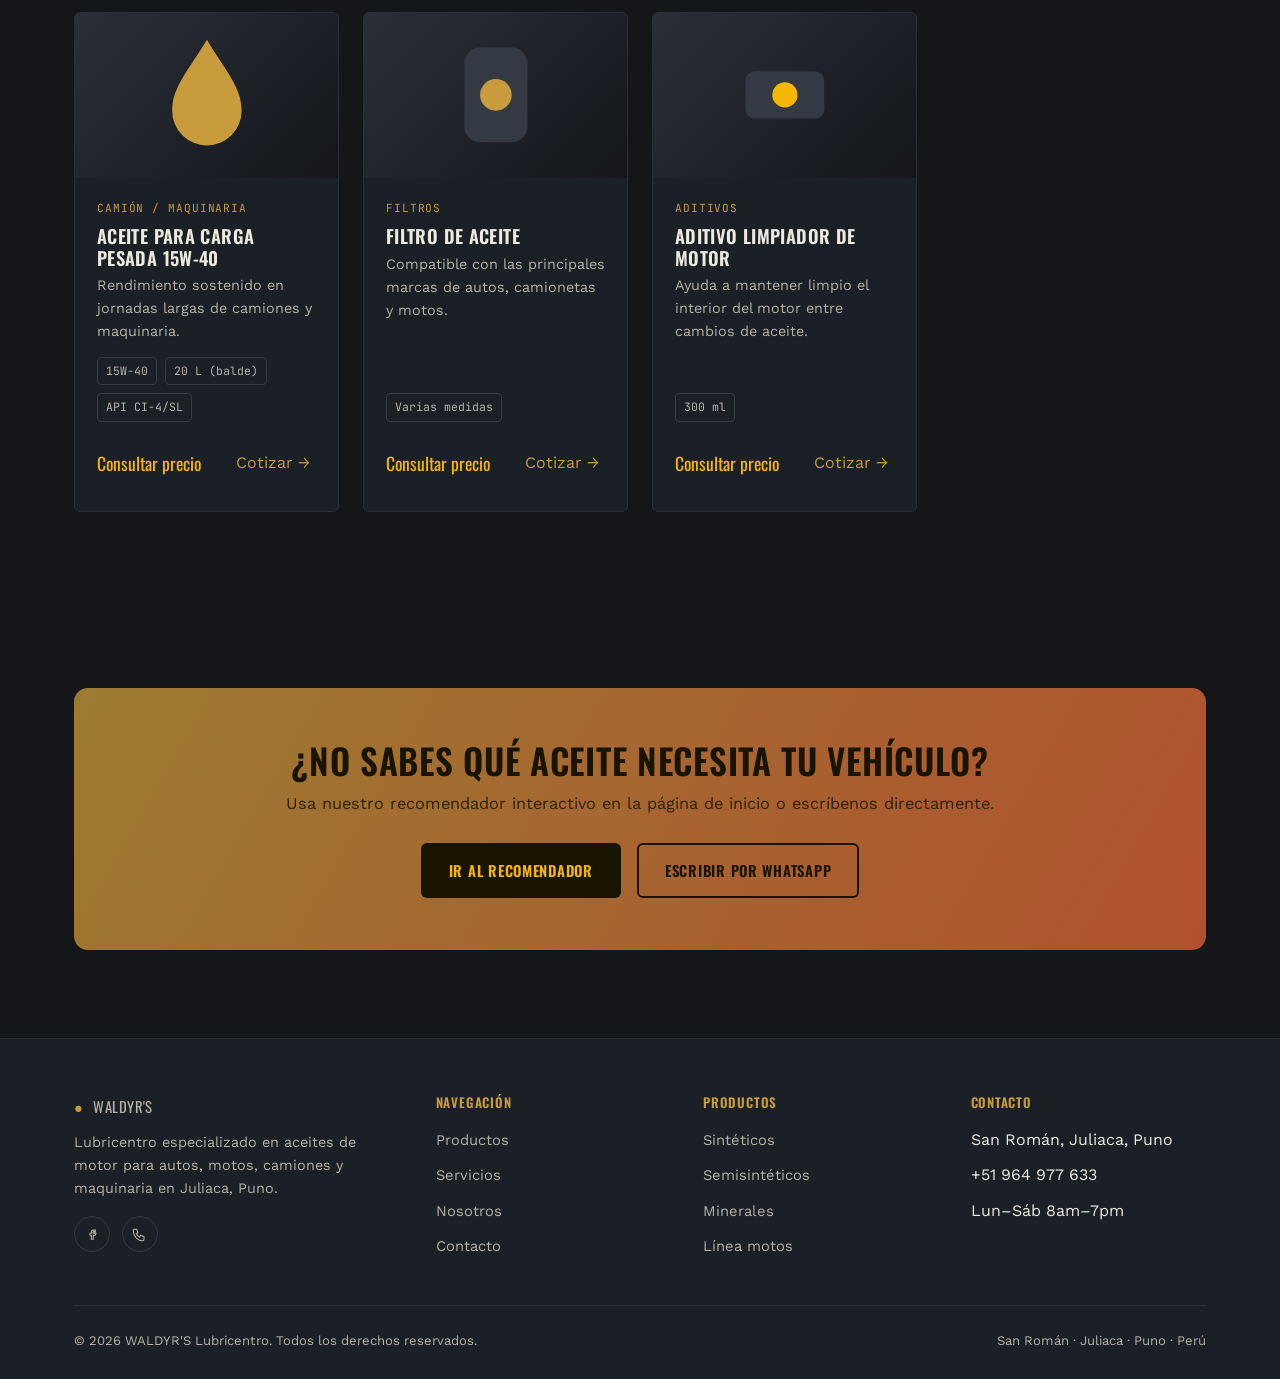
<file: productos.html>
<!DOCTYPE html>
<html lang="es">
<head>
<meta charset="UTF-8">
<meta name="viewport" content="width=device-width, initial-scale=1.0">
<title>Catálogo de aceites | WALDYR'S Lubricentro</title>
<meta name="description" content="Catálogo de aceites de motor sintéticos, semisintéticos y minerales para autos, motos, diésel y maquinaria en WALDYR'S, Juliaca.">
<link rel="icon" href="images/favicon.svg" type="image/svg+xml">
<link rel="stylesheet" href="css/style.css">
</head>
<body>

<header class="site-header">
  <nav class="nav">
    <a href="index.html" class="brand"><span class="drop">●</span> WALDYR'S <small>Lubricentro</small></a>
    <ul class="nav-links">
      <li><a href="index.html">Inicio</a></li>
      <li><a href="productos.html" class="active">Productos</a></li>
      <li><a href="servicios.html">Servicios</a></li>
      <li><a href="nosotros.html">Nosotros</a></li>
      <li><a href="contacto.html">Contacto</a></li>
    </ul>
    <div class="nav-cta">
      <a href="https://wa.me/51964977633" target="_blank" class="btn btn-primary">WhatsApp</a>
      <button class="burger" aria-label="Abrir menú" aria-expanded="false">
        <span></span><span></span><span></span>
      </button>
    </div>
  </nav>
</header>

<div class="hazard-divider"></div>

<div class="page-hero">
  <div class="container">
    <p class="breadcrumb"><a href="index.html">Inicio</a> / Productos</p>
    <h1>Catálogo de aceites</h1>
    <p>La mayor variedad de aceites para motor de Juliaca: sintéticos, semisintéticos, minerales, línea para motos, diésel y accesorios. Filtra por categoría para encontrar lo que tu vehículo necesita.</p>
  </div>
</div>

<section>
  <div class="container">

    <div class="filters reveal">
      <button type="button" class="pill selected" data-filter="todos">Todos</button>
      <button type="button" class="pill" data-filter="sintetico">Sintéticos</button>
      <button type="button" class="pill" data-filter="semisintetico">Semisintéticos</button>
      <button type="button" class="pill" data-filter="mineral">Minerales</button>
      <button type="button" class="pill" data-filter="moto">Línea motos</button>
      <button type="button" class="pill" data-filter="diesel">Diésel / pesados</button>
      <button type="button" class="pill" data-filter="filtros">Filtros y aditivos</button>
    </div>

    <div class="grid">

      <div class="product reveal" data-category="sintetico">
        <div class="product-media">
          <svg viewBox="0 0 100 100"><path d="M50 15 C62 35 72 45 72 60 A22 22 0 1 1 28 60 C28 45 38 35 50 15 Z" fill="#c89b3c"/></svg>
        </div>
        <div class="product-body">
          <span class="cat">Sintético</span>
          <h3>Aceite sintético 5W-30</h3>
          <p>Protección superior y menor fricción para motores a gasolina de tecnología reciente.</p>
          <div class="specs"><span>5W-30</span><span>4 L</span><span>API SN</span></div>
          <div class="row"><span class="price">Consultar precio</span><a href="contacto.html" class="btn-ghost">Cotizar →</a></div>
        </div>
      </div>

      <div class="product reveal" data-category="sintetico">
        <div class="product-media">
          <svg viewBox="0 0 100 100"><path d="M50 15 C62 35 72 45 72 60 A22 22 0 1 1 28 60 C28 45 38 35 50 15 Z" fill="#c89b3c"/></svg>
        </div>
        <div class="product-body">
          <span class="cat">Sintético · Diésel</span>
          <h3>Aceite sintético 5W-40</h3>
          <p>Formulado para motores diésel modernos con alta exigencia térmica.</p>
          <div class="specs"><span>5W-40</span><span>4 L</span><span>API CI-4</span></div>
          <div class="row"><span class="price">Consultar precio</span><a href="contacto.html" class="btn-ghost">Cotizar →</a></div>
        </div>
      </div>

      <div class="product reveal" data-category="semisintetico">
        <div class="product-media">
          <svg viewBox="0 0 100 100"><path d="M50 15 C62 35 72 45 72 60 A22 22 0 1 1 28 60 C28 45 38 35 50 15 Z" fill="#e0b65c"/></svg>
        </div>
        <div class="product-body">
          <span class="cat">Semisintético</span>
          <h3>Aceite semisintético 10W-40</h3>
          <p>El equilibrio ideal entre protección y precio para el uso diario en ciudad.</p>
          <div class="specs"><span>10W-40</span><span>4 L</span><span>API SL</span></div>
          <div class="row"><span class="price">Consultar precio</span><a href="contacto.html" class="btn-ghost">Cotizar →</a></div>
        </div>
      </div>

      <div class="product reveal" data-category="semisintetico">
        <div class="product-media">
          <svg viewBox="0 0 100 100"><path d="M50 15 C62 35 72 45 72 60 A22 22 0 1 1 28 60 C28 45 38 35 50 15 Z" fill="#e0b65c"/></svg>
        </div>
        <div class="product-body">
          <span class="cat">Semisintético · Diésel</span>
          <h3>Aceite semisintético 15W-40</h3>
          <p>Resistencia térmica para camionetas y vehículos diésel de uso frecuente.</p>
          <div class="specs"><span>15W-40</span><span>4 L / 20 L</span><span>API CI-4</span></div>
          <div class="row"><span class="price">Consultar precio</span><a href="contacto.html" class="btn-ghost">Cotizar →</a></div>
        </div>
      </div>

      <div class="product reveal" data-category="mineral">
        <div class="product-media">
          <svg viewBox="0 0 100 100"><path d="M50 15 C62 35 72 45 72 60 A22 22 0 1 1 28 60 C28 45 38 35 50 15 Z" fill="#9c7b31"/></svg>
        </div>
        <div class="product-body">
          <span class="cat">Mineral</span>
          <h3>Aceite mineral 20W-50</h3>
          <p>Opción económica y confiable, ideal para motores de alto kilometraje.</p>
          <div class="specs"><span>20W-50</span><span>4 L / 20 L</span><span>API SF</span></div>
          <div class="row"><span class="price">Consultar precio</span><a href="contacto.html" class="btn-ghost">Cotizar →</a></div>
        </div>
      </div>

      <div class="product reveal" data-category="mineral">
        <div class="product-media">
          <svg viewBox="0 0 100 100"><path d="M50 15 C62 35 72 45 72 60 A22 22 0 1 1 28 60 C28 45 38 35 50 15 Z" fill="#9c7b31"/></svg>
        </div>
        <div class="product-body">
          <span class="cat">Mineral · Diésel</span>
          <h3>Aceite mineral diésel 20W-50</h3>
          <p>Espesor adicional para sellar holguras de motores diésel desgastados.</p>
          <div class="specs"><span>20W-50</span><span>20 L (balde)</span><span>API CF</span></div>
          <div class="row"><span class="price">Consultar precio</span><a href="contacto.html" class="btn-ghost">Cotizar →</a></div>
        </div>
      </div>

      <div class="product reveal" data-category="moto">
        <div class="product-media">
          <svg viewBox="0 0 100 100"><path d="M50 15 C62 35 72 45 72 60 A22 22 0 1 1 28 60 C28 45 38 35 50 15 Z" fill="#c89b3c"/></svg>
        </div>
        <div class="product-body">
          <span class="cat">Moto 4T · Sintético</span>
          <h3>Aceite moto 4T 10W-40</h3>
          <p>Cuida el embrague húmedo y protege motos de alto rendimiento.</p>
          <div class="specs"><span>10W-40</span><span>1 L</span><span>JASO MA2</span></div>
          <div class="row"><span class="price">Consultar precio</span><a href="contacto.html" class="btn-ghost">Cotizar →</a></div>
        </div>
      </div>

      <div class="product reveal" data-category="moto">
        <div class="product-media">
          <svg viewBox="0 0 100 100"><path d="M50 15 C62 35 72 45 72 60 A22 22 0 1 1 28 60 C28 45 38 35 50 15 Z" fill="#e0b65c"/></svg>
        </div>
        <div class="product-body">
          <span class="cat">Moto 4T · Semisintético</span>
          <h3>Aceite moto 4T 20W-50</h3>
          <p>Ideal para uso urbano constante en motolineales y motos de reparto.</p>
          <div class="specs"><span>20W-50</span><span>1 L</span><span>JASO MA</span></div>
          <div class="row"><span class="price">Consultar precio</span><a href="contacto.html" class="btn-ghost">Cotizar →</a></div>
        </div>
      </div>

      <div class="product reveal" data-category="diesel">
        <div class="product-media">
          <svg viewBox="0 0 100 100"><path d="M50 15 C62 35 72 45 72 60 A22 22 0 1 1 28 60 C28 45 38 35 50 15 Z" fill="#c89b3c"/></svg>
        </div>
        <div class="product-body">
          <span class="cat">Camión / maquinaria</span>
          <h3>Aceite para carga pesada 15W-40</h3>
          <p>Rendimiento sostenido en jornadas largas de camiones y maquinaria.</p>
          <div class="specs"><span>15W-40</span><span>20 L (balde)</span><span>API CI-4/SL</span></div>
          <div class="row"><span class="price">Consultar precio</span><a href="contacto.html" class="btn-ghost">Cotizar →</a></div>
        </div>
      </div>

      <div class="product reveal" data-category="filtros">
        <div class="product-media">
          <svg viewBox="0 0 100 100"><rect x="30" y="20" width="40" height="60" rx="10" fill="#333a44"/><circle cx="50" cy="50" r="10" fill="#c89b3c"/></svg>
        </div>
        <div class="product-body">
          <span class="cat">Filtros</span>
          <h3>Filtro de aceite</h3>
          <p>Compatible con las principales marcas de autos, camionetas y motos.</p>
          <div class="specs"><span>Varias medidas</span></div>
          <div class="row"><span class="price">Consultar precio</span><a href="contacto.html" class="btn-ghost">Cotizar →</a></div>
        </div>
      </div>

      <div class="product reveal" data-category="filtros">
        <div class="product-media">
          <svg viewBox="0 0 100 100"><rect x="25" y="35" width="50" height="30" rx="6" fill="#333a44"/><circle cx="50" cy="50" r="8" fill="#f5b700"/></svg>
        </div>
        <div class="product-body">
          <span class="cat">Aditivos</span>
          <h3>Aditivo limpiador de motor</h3>
          <p>Ayuda a mantener limpio el interior del motor entre cambios de aceite.</p>
          <div class="specs"><span>300 ml</span></div>
          <div class="row"><span class="price">Consultar precio</span><a href="contacto.html" class="btn-ghost">Cotizar →</a></div>
        </div>
      </div>

    </div>
  </div>
</section>

<section>
  <div class="container">
    <div class="cta-band reveal">
      <h2>¿No sabes qué aceite necesita tu vehículo?</h2>
      <p>Usa nuestro recomendador interactivo en la página de inicio o escríbenos directamente.</p>
      <div class="actions">
        <a href="index.html#finder" class="btn btn-primary">Ir al recomendador</a>
        <a href="https://wa.me/51964977633" target="_blank" class="btn btn-outline">Escribir por WhatsApp</a>
      </div>
    </div>
  </div>
</section>

<footer class="site-footer">
  <div class="container">
    <div class="footer-grid">
      <div class="footer-brand">
        <a href="index.html" class="brand"><span class="drop">●</span> WALDYR'S</a>
        <p>Lubricentro especializado en aceites de motor para autos, motos, camiones y maquinaria en Juliaca, Puno.</p>
        <div class="social-row">
          <a href="#" aria-label="Facebook"><svg viewBox="0 0 24 24" fill="none" stroke="currentColor" stroke-width="1.6"><path d="M14 9h3V6h-3a3 3 0 0 0-3 3v2H9v3h2v6h3v-6h3l1-3h-4V9a1 1 0 0 1 1-1Z"/></svg></a>
          <a href="https://wa.me/51964977633" aria-label="WhatsApp"><svg viewBox="0 0 24 24" fill="none" stroke="currentColor" stroke-width="1.6"><path d="M3 5h4l2 5-2.5 1.5a11 11 0 0 0 5 5L13 14l5 2v4a2 2 0 0 1-2 2C8.6 22 2 15.4 2 7a2 2 0 0 1 1-2Z"/></svg></a>
        </div>
      </div>
      <div>
        <h4>Navegación</h4>
        <ul>
          <li><a href="productos.html">Productos</a></li>
          <li><a href="servicios.html">Servicios</a></li>
          <li><a href="nosotros.html">Nosotros</a></li>
          <li><a href="contacto.html">Contacto</a></li>
        </ul>
      </div>
      <div>
        <h4>Productos</h4>
        <ul>
          <li><a href="productos.html">Sintéticos</a></li>
          <li><a href="productos.html">Semisintéticos</a></li>
          <li><a href="productos.html">Minerales</a></li>
          <li><a href="productos.html">Línea motos</a></li>
        </ul>
      </div>
      <div>
        <h4>Contacto</h4>
        <ul>
          <li>San Román, Juliaca, Puno</li>
          <li>+51 964 977 633</li>
          <li>Lun–Sáb 8am–7pm</li>
        </ul>
      </div>
    </div>
    <div class="footer-bottom">
      <span>© <span data-year></span> WALDYR'S Lubricentro. Todos los derechos reservados.</span>
      <span>San Román · Juliaca · Puno · Perú</span>
    </div>
  </div>
</footer>

<a href="https://wa.me/51964977633" target="_blank" class="whatsapp-float" aria-label="Escribir por WhatsApp">
  <svg viewBox="0 0 24 24" fill="none" stroke="currentColor" stroke-width="1.8"><path d="M3 5h4l2 5-2.5 1.5a11 11 0 0 0 5 5L13 14l5 2v4a2 2 0 0 1-2 2C8.6 22 2 15.4 2 7a2 2 0 0 1 1-2Z"/></svg>
</a>

<script src="js/main.js"></script>
</body>
</html>
</file>
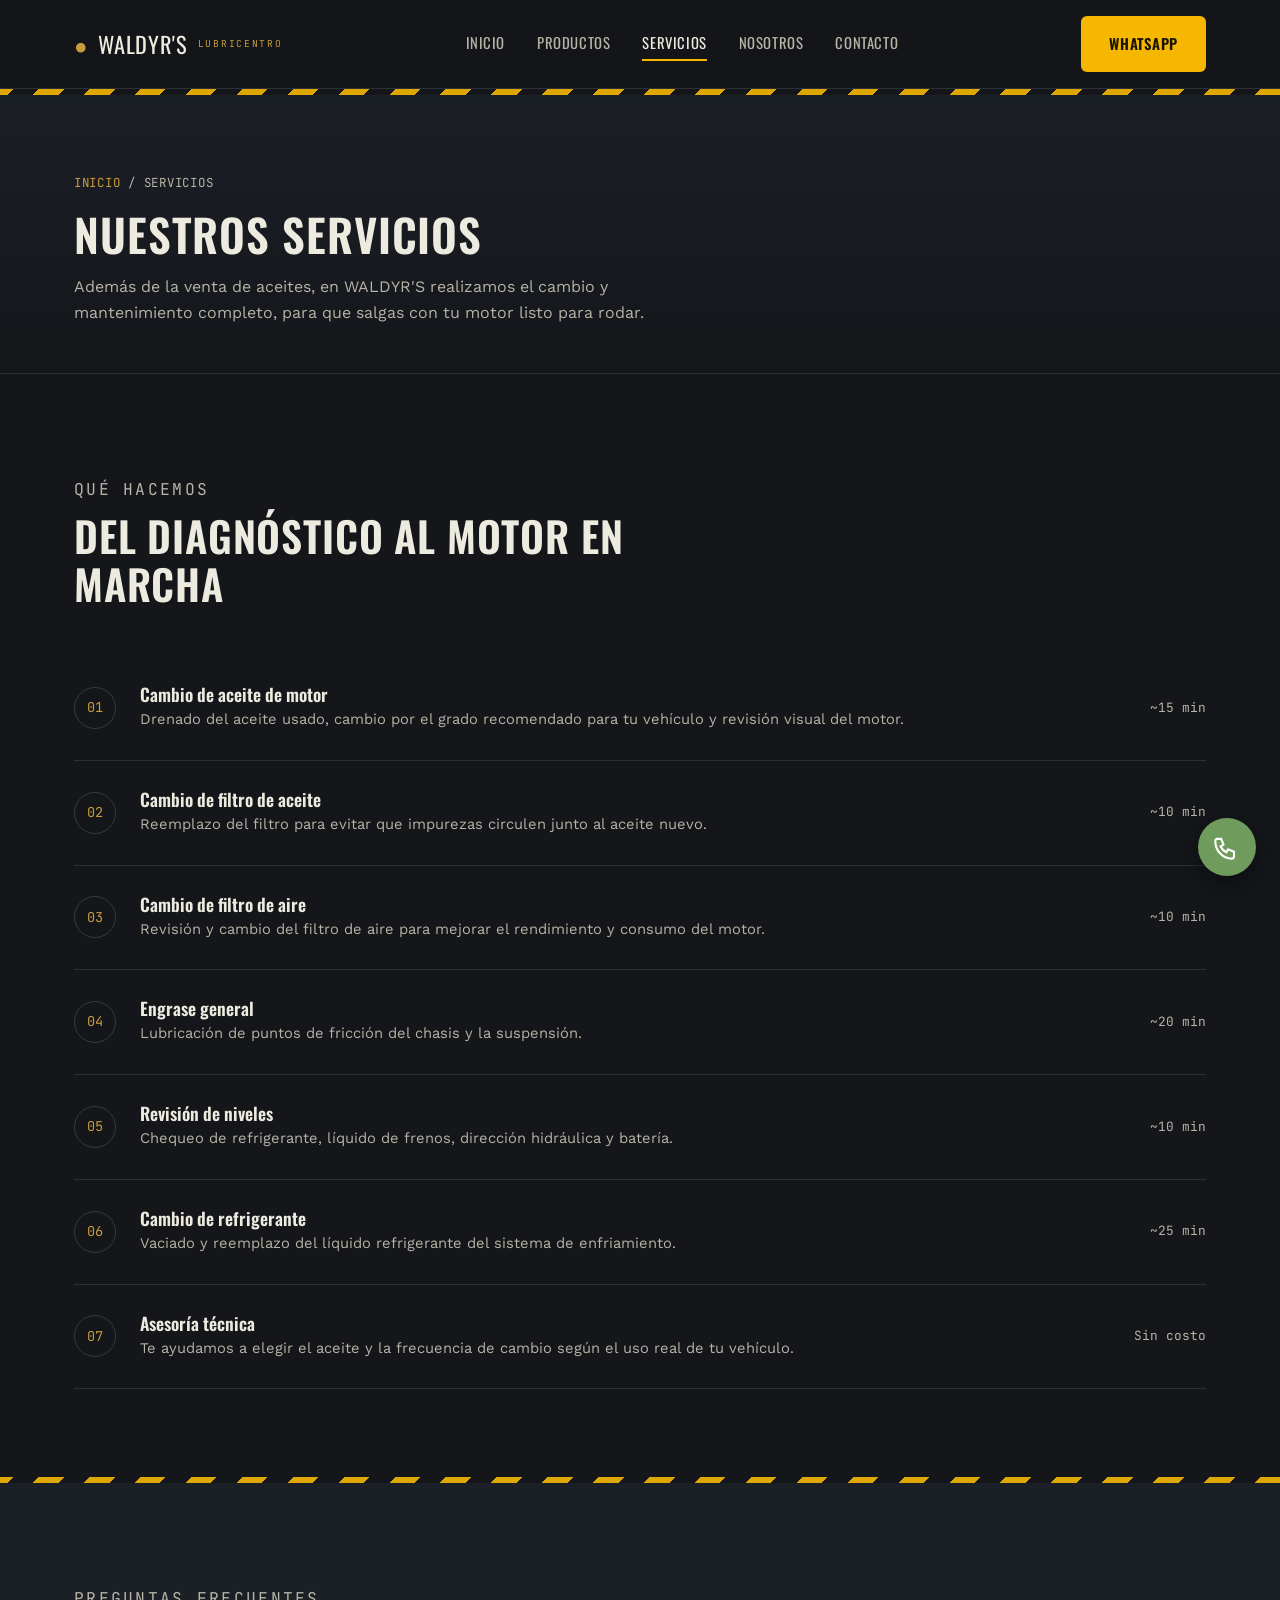
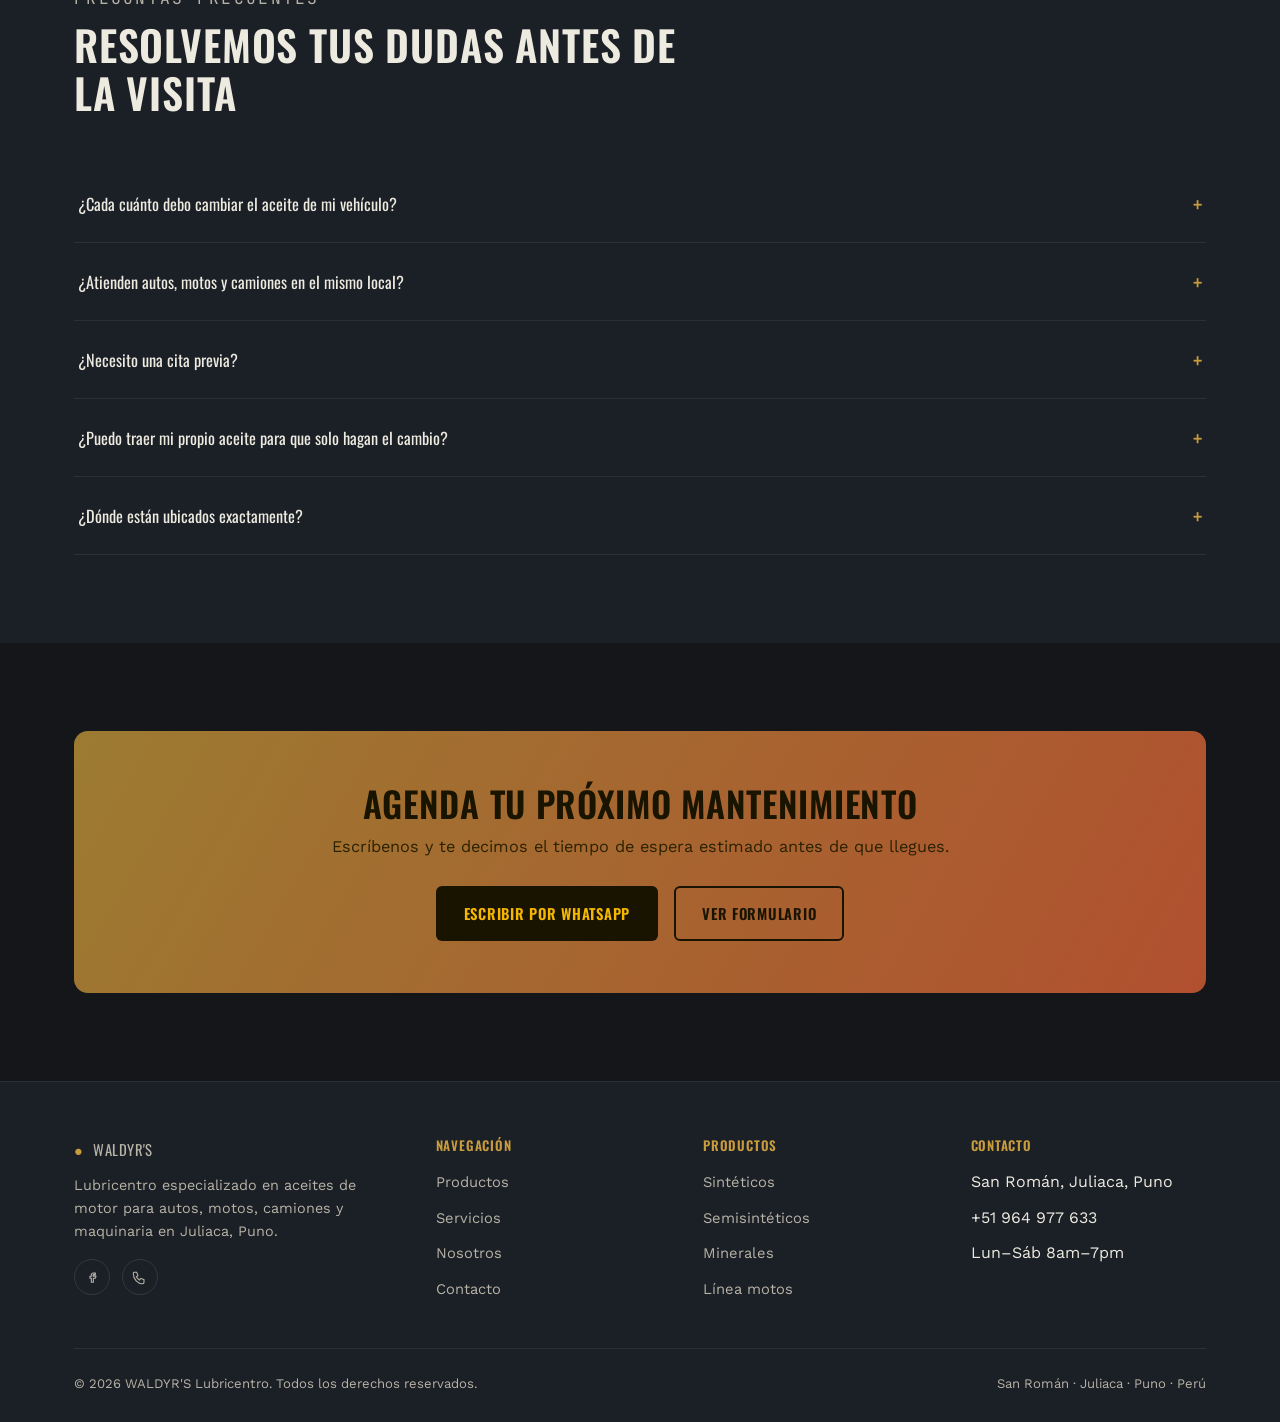
<file: servicios.html>
<!DOCTYPE html>
<html lang="es">
<head>
<meta charset="UTF-8">
<meta name="viewport" content="width=device-width, initial-scale=1.0">
<title>Servicios | WALDYR'S Lubricentro</title>
<meta name="description" content="Cambio de aceite, filtros, engrase y revisión de niveles en WALDYR'S, Juliaca. Conoce nuestros servicios y tiempos de atención.">
<link rel="icon" href="images/favicon.svg" type="image/svg+xml">
<link rel="stylesheet" href="css/style.css">
</head>
<body>

<header class="site-header">
  <nav class="nav">
    <a href="index.html" class="brand"><span class="drop">●</span> WALDYR'S <small>Lubricentro</small></a>
    <ul class="nav-links">
      <li><a href="index.html">Inicio</a></li>
      <li><a href="productos.html">Productos</a></li>
      <li><a href="servicios.html" class="active">Servicios</a></li>
      <li><a href="nosotros.html">Nosotros</a></li>
      <li><a href="contacto.html">Contacto</a></li>
    </ul>
    <div class="nav-cta">
      <a href="https://wa.me/51964977633" target="_blank" class="btn btn-primary">WhatsApp</a>
      <button class="burger" aria-label="Abrir menú" aria-expanded="false">
        <span></span><span></span><span></span>
      </button>
    </div>
  </nav>
</header>

<div class="hazard-divider"></div>

<div class="page-hero">
  <div class="container">
    <p class="breadcrumb"><a href="index.html">Inicio</a> / Servicios</p>
    <h1>Nuestros servicios</h1>
    <p>Además de la venta de aceites, en WALDYR'S realizamos el cambio y mantenimiento completo, para que salgas con tu motor listo para rodar.</p>
  </div>
</div>

<section>
  <div class="container">
    <div class="section-head reveal">
      <p class="eyebrow">Qué hacemos</p>
      <h2>Del diagnóstico al motor en marcha</h2>
    </div>

    <div class="reveal">
      <div class="service-row">
        <div class="num">01</div>
        <div>
          <h3>Cambio de aceite de motor</h3>
          <p>Drenado del aceite usado, cambio por el grado recomendado para tu vehículo y revisión visual del motor.</p>
        </div>
        <div class="time">~15 min</div>
      </div>
      <div class="service-row">
        <div class="num">02</div>
        <div>
          <h3>Cambio de filtro de aceite</h3>
          <p>Reemplazo del filtro para evitar que impurezas circulen junto al aceite nuevo.</p>
        </div>
        <div class="time">~10 min</div>
      </div>
      <div class="service-row">
        <div class="num">03</div>
        <div>
          <h3>Cambio de filtro de aire</h3>
          <p>Revisión y cambio del filtro de aire para mejorar el rendimiento y consumo del motor.</p>
        </div>
        <div class="time">~10 min</div>
      </div>
      <div class="service-row">
        <div class="num">04</div>
        <div>
          <h3>Engrase general</h3>
          <p>Lubricación de puntos de fricción del chasis y la suspensión.</p>
        </div>
        <div class="time">~20 min</div>
      </div>
      <div class="service-row">
        <div class="num">05</div>
        <div>
          <h3>Revisión de niveles</h3>
          <p>Chequeo de refrigerante, líquido de frenos, dirección hidráulica y batería.</p>
        </div>
        <div class="time">~10 min</div>
      </div>
      <div class="service-row">
        <div class="num">06</div>
        <div>
          <h3>Cambio de refrigerante</h3>
          <p>Vaciado y reemplazo del líquido refrigerante del sistema de enfriamiento.</p>
        </div>
        <div class="time">~25 min</div>
      </div>
      <div class="service-row">
        <div class="num">07</div>
        <div>
          <h3>Asesoría técnica</h3>
          <p>Te ayudamos a elegir el aceite y la frecuencia de cambio según el uso real de tu vehículo.</p>
        </div>
        <div class="time">Sin costo</div>
      </div>
    </div>
  </div>
</section>

<div class="hazard-divider"></div>

<section style="background:var(--graphite)">
  <div class="container">
    <div class="section-head reveal">
      <p class="eyebrow">Preguntas frecuentes</p>
      <h2>Resolvemos tus dudas antes de la visita</h2>
    </div>

    <div class="reveal">
      <div class="faq-item">
        <button class="faq-q">¿Cada cuánto debo cambiar el aceite de mi vehículo? <span class="plus">+</span></button>
        <div class="faq-a"><p>Depende del tipo de aceite y uso: en general, entre 3,000 y 5,000 km para aceites minerales, y hasta 7,500–10,000 km para sintéticos. En tu visita te indicamos el intervalo exacto según tu motor.</p></div>
      </div>
      <div class="faq-item">
        <button class="faq-q">¿Atienden autos, motos y camiones en el mismo local? <span class="plus">+</span></button>
        <div class="faq-a"><p>Sí, contamos con aceites y personal preparado para autos particulares, motocicletas, camionetas, camiones y maquinaria.</p></div>
      </div>
      <div class="faq-item">
        <button class="faq-q">¿Necesito una cita previa? <span class="plus">+</span></button>
        <div class="faq-a"><p>No es obligatorio, pero si nos escribes por WhatsApp antes de llegar podemos tener listo el aceite que necesitas y reducir tu tiempo de espera.</p></div>
      </div>
      <div class="faq-item">
        <button class="faq-q">¿Puedo traer mi propio aceite para que solo hagan el cambio? <span class="plus">+</span></button>
        <div class="faq-a"><p>Sí, ofrecemos el servicio de cambio con aceite propio. Coméntanoslo al llegar o por WhatsApp para confirmar el precio del servicio.</p></div>
      </div>
      <div class="faq-item">
        <button class="faq-q">¿Dónde están ubicados exactamente? <span class="plus">+</span></button>
        <div class="faq-a"><p>Estamos en San Román, Juliaca, Puno. Puedes ver el mapa y los datos de contacto completos en la sección de <a href="contacto.html" style="color:var(--oil-gold)">Contacto</a>.</p></div>
      </div>
    </div>
  </div>
</section>

<section>
  <div class="container">
    <div class="cta-band reveal">
      <h2>Agenda tu próximo mantenimiento</h2>
      <p>Escríbenos y te decimos el tiempo de espera estimado antes de que llegues.</p>
      <div class="actions">
        <a href="https://wa.me/51964977633" target="_blank" class="btn btn-primary">Escribir por WhatsApp</a>
        <a href="contacto.html" class="btn btn-outline">Ver formulario</a>
      </div>
    </div>
  </div>
</section>

<footer class="site-footer">
  <div class="container">
    <div class="footer-grid">
      <div class="footer-brand">
        <a href="index.html" class="brand"><span class="drop">●</span> WALDYR'S</a>
        <p>Lubricentro especializado en aceites de motor para autos, motos, camiones y maquinaria en Juliaca, Puno.</p>
        <div class="social-row">
          <a href="#" aria-label="Facebook"><svg viewBox="0 0 24 24" fill="none" stroke="currentColor" stroke-width="1.6"><path d="M14 9h3V6h-3a3 3 0 0 0-3 3v2H9v3h2v6h3v-6h3l1-3h-4V9a1 1 0 0 1 1-1Z"/></svg></a>
          <a href="https://wa.me/51964977633" aria-label="WhatsApp"><svg viewBox="0 0 24 24" fill="none" stroke="currentColor" stroke-width="1.6"><path d="M3 5h4l2 5-2.5 1.5a11 11 0 0 0 5 5L13 14l5 2v4a2 2 0 0 1-2 2C8.6 22 2 15.4 2 7a2 2 0 0 1 1-2Z"/></svg></a>
        </div>
      </div>
      <div>
        <h4>Navegación</h4>
        <ul>
          <li><a href="productos.html">Productos</a></li>
          <li><a href="servicios.html">Servicios</a></li>
          <li><a href="nosotros.html">Nosotros</a></li>
          <li><a href="contacto.html">Contacto</a></li>
        </ul>
      </div>
      <div>
        <h4>Productos</h4>
        <ul>
          <li><a href="productos.html">Sintéticos</a></li>
          <li><a href="productos.html">Semisintéticos</a></li>
          <li><a href="productos.html">Minerales</a></li>
          <li><a href="productos.html">Línea motos</a></li>
        </ul>
      </div>
      <div>
        <h4>Contacto</h4>
        <ul>
          <li>San Román, Juliaca, Puno</li>
          <li>+51 964 977 633</li>
          <li>Lun–Sáb 8am–7pm</li>
        </ul>
      </div>
    </div>
    <div class="footer-bottom">
      <span>© <span data-year></span> WALDYR'S Lubricentro. Todos los derechos reservados.</span>
      <span>San Román · Juliaca · Puno · Perú</span>
    </div>
  </div>
</footer>

<a href="https://wa.me/51964977633" target="_blank" class="whatsapp-float" aria-label="Escribir por WhatsApp">
  <svg viewBox="0 0 24 24" fill="none" stroke="currentColor" stroke-width="1.8"><path d="M3 5h4l2 5-2.5 1.5a11 11 0 0 0 5 5L13 14l5 2v4a2 2 0 0 1-2 2C8.6 22 2 15.4 2 7a2 2 0 0 1 1-2Z"/></svg>
</a>

<script src="js/main.js"></script>
</body>
</html>
</file>
<file: css/style.css>
/* =========================================================
   WALDYR'S LUBRICENTRO — Sistema de diseño
   Paleta inspirada en el color del aceite de motor al trasluz
   y en las franjas de seguridad de un taller mecánico.
   ========================================================= */

@import url('https://fonts.googleapis.com/css2?family=Oswald:wght@400;500;600;700&family=Work+Sans:wght@400;500;600&family=JetBrains+Mono:wght@500&display=swap');

:root{
  /* Color */
  --asphalt: #14161a;      /* fondo principal */
  --graphite: #1b1f26;     /* superficies / tarjetas */
  --graphite-2: #23283149; /* superficies translúcidas */
  --steel: #333a44;        /* bordes y divisores */
  --steel-soft: #2a2f38;
  --oil-gold: #c89b3c;     /* acento primario — aceite al trasluz */
  --oil-gold-dim: #9c7b31;
  --safety-yellow: #f5b700;/* acento de acción — franja de taller */
  --rust: #b1502f;         /* alertas / detalle metal oxidado */
  --paper: #edeae0;        /* texto principal sobre oscuro */
  --paper-dim: #b7b3a6;    /* texto secundario */
  --success: #6f9c5c;

  /* Tipografía */
  --font-display: 'Oswald', 'Arial Narrow', sans-serif;
  --font-body: 'Work Sans', -apple-system, sans-serif;
  --font-mono: 'JetBrains Mono', monospace;

  /* Layout */
  --maxw: 1180px;
  --radius: 6px;
  --stripe-h: 6px;
}

*{ box-sizing:border-box; margin:0; padding:0; }
html{ scroll-behavior:smooth; }

body{
  background:var(--asphalt);
  color:var(--paper);
  font-family:var(--font-body);
  line-height:1.6;
  -webkit-font-smoothing:antialiased;
  overflow-x:hidden;
}

img,svg{ display:block; max-width:100%; }

a{ color:inherit; text-decoration:none; }

h1,h2,h3,h4{
  font-family:var(--font-display);
  text-transform:uppercase;
  letter-spacing:0.02em;
  font-weight:600;
  line-height:1.15;
}

.eyebrow{
  font-family:var(--font-mono);
  font-size:0.78rem;
  letter-spacing:0.14em;
  text-transform:uppercase;
  color:var(--oil-gold);
}

.container{
  max-width:var(--maxw);
  margin:0 auto;
  padding:0 24px;
}

section{ padding:88px 0; position:relative; }

/* Divisor de franja de seguridad — motivo recurrente del taller */
.hazard-divider{
  height:var(--stripe-h);
  width:100%;
  background:repeating-linear-gradient(
    -45deg,
    var(--safety-yellow) 0 18px,
    var(--asphalt) 18px 36px
  );
  opacity:0.9;
}

.section-head{
  max-width:640px;
  margin-bottom:48px;
}
.section-head h2{
  font-size:clamp(1.8rem, 3.4vw, 2.6rem);
  margin-top:10px;
  color:var(--paper);
}
.section-head p{
  margin-top:14px;
  color:var(--paper-dim);
  font-size:1.02rem;
}
.section-head.center{ text-align:center; margin-left:auto; margin-right:auto; }

/* ---------- Botones ---------- */
.btn{
  display:inline-flex;
  align-items:center;
  gap:10px;
  font-family:var(--font-display);
  text-transform:uppercase;
  letter-spacing:0.05em;
  font-size:0.92rem;
  font-weight:600;
  padding:14px 26px;
  border-radius:var(--radius);
  border:2px solid transparent;
  cursor:pointer;
  transition:transform .15s ease, background .2s ease, color .2s ease, border-color .2s ease;
}
.btn:active{ transform:translateY(1px); }

.btn-primary{
  background:var(--safety-yellow);
  color:#191400;
}
.btn-primary:hover{ background:#ffca2b; }

.btn-outline{
  border-color:var(--steel);
  color:var(--paper);
  background:transparent;
}
.btn-outline:hover{ border-color:var(--oil-gold); color:var(--oil-gold); }

.btn-ghost{
  color:var(--oil-gold);
  padding:14px 6px;
}
.btn-ghost:hover{ color:var(--safety-yellow); }

/* ---------- Header / Nav ---------- */
header.site-header{
  position:sticky;
  top:0;
  z-index:100;
  background:rgba(20,22,26,0.92);
  backdrop-filter:blur(8px);
  border-bottom:1px solid var(--steel-soft);
}
.nav{
  display:flex;
  align-items:center;
  justify-content:space-between;
  padding:16px 24px;
  max-width:var(--maxw);
  margin:0 auto;
}
.brand{
  display:flex;
  align-items:center;
  gap:10px;
  font-family:var(--font-display);
  font-size:1.4rem;
  letter-spacing:0.03em;
  color:var(--paper);
}
.brand small{
  display:block;
  font-family:var(--font-mono);
  font-size:0.6rem;
  letter-spacing:0.18em;
  color:var(--oil-gold);
  text-transform:uppercase;
}
.brand .drop{ color:var(--oil-gold); }

.nav-links{
  display:flex;
  align-items:center;
  gap:32px;
  list-style:none;
}
.nav-links a{
  font-family:var(--font-display);
  font-size:0.92rem;
  text-transform:uppercase;
  letter-spacing:0.04em;
  color:var(--paper-dim);
  position:relative;
  padding:4px 0;
  transition:color .2s ease;
}
.nav-links a:hover, .nav-links a.active{ color:var(--paper); }
.nav-links a.active::after{
  content:'';
  position:absolute;
  left:0; right:0; bottom:-4px;
  height:2px;
  background:var(--safety-yellow);
}

.nav-cta{ display:flex; align-items:center; gap:14px; }

.burger{
  display:none;
  flex-direction:column;
  gap:5px;
  background:none;
  border:none;
  cursor:pointer;
  padding:8px;
}
.burger span{ width:24px; height:2px; background:var(--paper); display:block; }

@media (max-width:900px){
  .nav-links{
    position:fixed;
    top:64px; left:0; right:0;
    background:var(--graphite);
    flex-direction:column;
    align-items:flex-start;
    gap:0;
    border-bottom:1px solid var(--steel);
    max-height:0;
    overflow:hidden;
    transition:max-height .3s ease;
  }
  .nav-links.open{ max-height:400px; }
  .nav-links li{ width:100%; }
  .nav-links a{ display:block; width:100%; padding:16px 24px; }
  .nav-links a.active::after{ display:none; }
  .nav-links a.active{ background:var(--graphite-2); }
  .burger{ display:flex; }
}

/* ---------- Hero ---------- */
.hero{
  padding:70px 0 60px;
  background:
    radial-gradient(circle at 82% 18%, rgba(200,155,60,0.16), transparent 55%),
    var(--asphalt);
}
.hero .container{
  display:grid;
  grid-template-columns:1.15fr 0.85fr;
  gap:48px;
  align-items:center;
}
.hero h1{
  font-size:clamp(2.4rem, 5vw, 3.6rem);
  color:var(--paper);
}
.hero h1 em{
  font-style:normal;
  color:var(--oil-gold);
}
.hero p.lead{
  margin-top:20px;
  font-size:1.12rem;
  color:var(--paper-dim);
  max-width:48ch;
}
.hero .actions{
  margin-top:32px;
  display:flex;
  gap:16px;
  flex-wrap:wrap;
}
.hero .trust{
  margin-top:40px;
  display:flex;
  gap:28px;
  flex-wrap:wrap;
}
.hero .trust div{ font-family:var(--font-mono); font-size:0.78rem; color:var(--paper-dim); }
.hero .trust strong{ display:block; font-family:var(--font-display); font-size:1.5rem; color:var(--paper); }

/* Gauge / dipstick illustration wrapper */
.hero-art{ position:relative; }
.hero-art svg{ width:100%; height:auto; }

/* ---------- Herramienta interactiva: Encuentra tu aceite ---------- */
.finder{
  background:var(--graphite);
  border:1px solid var(--steel-soft);
  border-radius:14px;
  padding:44px;
  display:grid;
  grid-template-columns:1fr 1fr;
  gap:40px;
}
.finder-controls fieldset{
  border:none;
  margin-bottom:26px;
}
.finder-controls legend{
  font-family:var(--font-mono);
  font-size:0.75rem;
  letter-spacing:0.1em;
  text-transform:uppercase;
  color:var(--oil-gold);
  margin-bottom:12px;
}
.pill-group{ display:flex; flex-wrap:wrap; gap:10px; }
.pill{
  border:1.5px solid var(--steel);
  background:transparent;
  color:var(--paper-dim);
  padding:10px 18px;
  border-radius:999px;
  font-family:var(--font-body);
  font-size:0.92rem;
  cursor:pointer;
  transition:all .18s ease;
}
.pill:hover{ border-color:var(--oil-gold); color:var(--paper); }
.pill.selected{
  background:var(--oil-gold);
  border-color:var(--oil-gold);
  color:#191400;
  font-weight:600;
}

.finder-result{
  background:var(--asphalt);
  border-radius:10px;
  padding:28px;
  display:flex;
  flex-direction:column;
  align-items:center;
  justify-content:center;
  text-align:center;
  min-height:280px;
}
.gauge-wrap{ width:180px; margin-bottom:18px; }
.gauge-needle{ transform-origin:90px 90px; transition:transform .6s cubic-bezier(.34,1.56,.64,1); }
.finder-result .grade{
  font-family:var(--font-display);
  font-size:2.2rem;
  color:var(--safety-yellow);
  letter-spacing:0.03em;
}
.finder-result .grade-label{
  font-family:var(--font-mono);
  font-size:0.75rem;
  color:var(--paper-dim);
  text-transform:uppercase;
  letter-spacing:0.1em;
  margin-top:6px;
}
.finder-result .grade-desc{
  margin-top:14px;
  color:var(--paper-dim);
  font-size:0.95rem;
  max-width:34ch;
}
.finder-result .placeholder{ color:var(--paper-dim); font-size:0.95rem; }

@media (max-width:860px){
  .finder{ grid-template-columns:1fr; padding:28px; }
  .hero .container{ grid-template-columns:1fr; }
  .hero-art{ order:-1; max-width:320px; margin:0 auto; }
}

/* ---------- Grid de categorías / productos ---------- */
.grid{
  display:grid;
  grid-template-columns:repeat(auto-fit, minmax(260px,1fr));
  gap:24px;
}
.card{
  background:var(--graphite);
  border:1px solid var(--steel-soft);
  border-radius:var(--radius);
  padding:28px;
  transition:border-color .2s ease, transform .2s ease;
}
.card:hover{ border-color:var(--oil-gold); transform:translateY(-3px); }
.card .icon{ width:44px; height:44px; margin-bottom:18px; color:var(--oil-gold); }
.card h3{ font-size:1.1rem; color:var(--paper); margin-bottom:8px; }
.card p{ color:var(--paper-dim); font-size:0.94rem; }
.card .tag{
  display:inline-block;
  margin-top:14px;
  font-family:var(--font-mono);
  font-size:0.72rem;
  letter-spacing:0.08em;
  color:var(--oil-gold);
  text-transform:uppercase;
}

/* ---------- Producto ficha (catálogo) ---------- */
.product{
  background:var(--graphite);
  border:1px solid var(--steel-soft);
  border-radius:var(--radius);
  overflow:hidden;
  display:flex;
  flex-direction:column;
}
.product-media{
  aspect-ratio:16/10;
  background:linear-gradient(135deg, var(--steel-soft), var(--asphalt));
  display:flex;
  align-items:center;
  justify-content:center;
}
.product-media svg{ width:60%; }
.product-body{ padding:22px; flex:1; display:flex; flex-direction:column; }
.product-body .cat{
  font-family:var(--font-mono);
  font-size:0.7rem;
  letter-spacing:0.08em;
  text-transform:uppercase;
  color:var(--oil-gold);
}
.product-body h3{ font-size:1.15rem; margin:8px 0 6px; color:var(--paper); }
.product-body p{ color:var(--paper-dim); font-size:0.9rem; flex:1; }
.product-body .specs{
  display:flex;
  gap:8px;
  flex-wrap:wrap;
  margin:14px 0;
}
.product-body .specs span{
  font-family:var(--font-mono);
  font-size:0.72rem;
  border:1px solid var(--steel);
  border-radius:4px;
  padding:4px 8px;
  color:var(--paper-dim);
}
.product-body .row{
  display:flex;
  align-items:center;
  justify-content:space-between;
  margin-top:auto;
}
.product-body .price{ font-family:var(--font-display); color:var(--safety-yellow); font-size:1.1rem; }

/* Filtros de catálogo */
.filters{
  display:flex;
  flex-wrap:wrap;
  gap:10px;
  margin-bottom:36px;
}

/* ---------- Franja de estadísticas ---------- */
.stats-strip{
  background:var(--graphite);
  border-top:1px solid var(--steel-soft);
  border-bottom:1px solid var(--steel-soft);
}
.stats-strip .container{
  display:grid;
  grid-template-columns:repeat(4, 1fr);
  gap:24px;
  padding:48px 24px;
}
.stat strong{
  display:block;
  font-family:var(--font-display);
  font-size:2.2rem;
  color:var(--oil-gold);
}
.stat span{ color:var(--paper-dim); font-size:0.88rem; }

@media (max-width:760px){
  .stats-strip .container{ grid-template-columns:repeat(2,1fr); }
}

/* ---------- Testimonios ---------- */
.testimonials{ position:relative; }
.testi-track{
  display:flex;
  overflow-x:auto;
  gap:24px;
  scroll-snap-type:x mandatory;
  padding-bottom:8px;
}
.testi-track::-webkit-scrollbar{ height:6px; }
.testi-track::-webkit-scrollbar-thumb{ background:var(--steel); border-radius:4px; }
.testi-card{
  scroll-snap-align:start;
  min-width:320px;
  max-width:360px;
  background:var(--graphite);
  border:1px solid var(--steel-soft);
  border-radius:var(--radius);
  padding:26px;
}
.testi-card .stars{ color:var(--safety-yellow); letter-spacing:2px; margin-bottom:14px; }
.testi-card p{ color:var(--paper-dim); font-size:0.95rem; }
.testi-card .who{
  margin-top:18px;
  font-family:var(--font-display);
  font-size:0.92rem;
  color:var(--paper);
}
.testi-card .who span{
  display:block;
  font-family:var(--font-mono);
  font-size:0.72rem;
  color:var(--oil-gold);
  text-transform:uppercase;
}

/* ---------- FAQ ---------- */
.faq-item{
  border-bottom:1px solid var(--steel-soft);
}
.faq-q{
  width:100%;
  background:none;
  border:none;
  color:var(--paper);
  text-align:left;
  padding:22px 4px;
  font-family:var(--font-display);
  font-size:1.02rem;
  text-transform:none;
  letter-spacing:0;
  display:flex;
  justify-content:space-between;
  align-items:center;
  cursor:pointer;
}
.faq-q .plus{
  font-size:1.4rem;
  color:var(--oil-gold);
  transition:transform .25s ease;
}
.faq-item.open .faq-q .plus{ transform:rotate(45deg); }
.faq-a{
  max-height:0;
  overflow:hidden;
  transition:max-height .3s ease;
  color:var(--paper-dim);
  font-size:0.94rem;
}
.faq-item.open .faq-a{ padding-bottom:22px; }

/* ---------- Ubicación / mapa ---------- */
.location-grid{
  display:grid;
  grid-template-columns:1fr 1fr;
  gap:40px;
  align-items:stretch;
}
.location-info{
  background:var(--graphite);
  border:1px solid var(--steel-soft);
  border-radius:var(--radius);
  padding:32px;
}
.location-info h3{ font-size:1.1rem; color:var(--paper); margin-bottom:18px; }
.location-info .item{
  display:flex;
  gap:14px;
  margin-bottom:20px;
}
.location-info .item svg{ width:22px; height:22px; color:var(--oil-gold); flex-shrink:0; }
.location-info .item strong{ display:block; color:var(--paper); font-size:0.95rem; }
.location-info .item span{ color:var(--paper-dim); font-size:0.88rem; }
.map-embed{
  border-radius:var(--radius);
  overflow:hidden;
  border:1px solid var(--steel-soft);
  min-height:340px;
}
.map-embed iframe{ width:100%; height:100%; min-height:340px; border:0; filter:grayscale(0.3) contrast(1.05); }

@media (max-width:860px){ .location-grid{ grid-template-columns:1fr; } }

/* ---------- Formulario de contacto ---------- */
.contact-grid{
  display:grid;
  grid-template-columns:1fr 1fr;
  gap:48px;
}
form.contact-form{
  background:var(--graphite);
  border:1px solid var(--steel-soft);
  border-radius:var(--radius);
  padding:36px;
}
.field{ margin-bottom:20px; }
.field label{
  display:block;
  font-family:var(--font-mono);
  font-size:0.75rem;
  letter-spacing:0.08em;
  text-transform:uppercase;
  color:var(--oil-gold);
  margin-bottom:8px;
}
.field input, .field select, .field textarea{
  width:100%;
  background:var(--asphalt);
  border:1.5px solid var(--steel);
  border-radius:4px;
  padding:12px 14px;
  color:var(--paper);
  font-family:var(--font-body);
  font-size:0.95rem;
}
.field input:focus, .field select:focus, .field textarea:focus{
  outline:none;
  border-color:var(--oil-gold);
}
.field textarea{ resize:vertical; min-height:110px; }
.form-note{
  margin-top:14px;
  font-size:0.82rem;
  color:var(--paper-dim);
}
.form-success{
  display:none;
  background:rgba(111,156,92,0.12);
  border:1px solid var(--success);
  color:var(--success);
  padding:14px 16px;
  border-radius:6px;
  font-size:0.9rem;
  margin-top:16px;
}
.form-success.show{ display:block; }

.contact-side .item{
  display:flex;
  gap:16px;
  margin-bottom:28px;
}
.contact-side .item svg{ width:26px; height:26px; color:var(--oil-gold); flex-shrink:0; }
.contact-side .item strong{ display:block; font-family:var(--font-display); color:var(--paper); font-size:1rem; }
.contact-side .item span, .contact-side .item a{ color:var(--paper-dim); font-size:0.92rem; }
.contact-side .item a:hover{ color:var(--oil-gold); }

@media (max-width:860px){ .contact-grid{ grid-template-columns:1fr; } }

/* ---------- Página de encabezado interno (productos/servicios/etc) ---------- */
.page-hero{
  padding:64px 0 48px;
  background:linear-gradient(180deg, var(--graphite), var(--asphalt));
  border-bottom:1px solid var(--steel-soft);
}
.page-hero h1{ font-size:clamp(2rem,4vw,2.8rem); }
.page-hero p{ margin-top:14px; color:var(--paper-dim); max-width:60ch; }
.breadcrumb{
  font-family:var(--font-mono);
  font-size:0.78rem;
  color:var(--paper-dim);
  margin-bottom:16px;
  text-transform:uppercase;
  letter-spacing:0.06em;
}
.breadcrumb a{ color:var(--oil-gold); }

/* ---------- Servicios (lista con pasos) ---------- */
.service-row{
  display:grid;
  grid-template-columns:auto 1fr auto;
  gap:24px;
  align-items:center;
  padding:28px 0;
  border-bottom:1px solid var(--steel-soft);
}
.service-row .num{
  font-family:var(--font-mono);
  font-size:0.85rem;
  color:var(--oil-gold);
  border:1px solid var(--steel);
  border-radius:50%;
  width:42px; height:42px;
  display:flex;
  align-items:center;
  justify-content:center;
}
.service-row h3{ font-size:1.1rem; color:var(--paper); text-transform:none; letter-spacing:0; }
.service-row p{ color:var(--paper-dim); font-size:0.92rem; margin-top:4px; }
.service-row .time{
  font-family:var(--font-mono);
  font-size:0.8rem;
  color:var(--paper-dim);
  white-space:nowrap;
}
@media (max-width:640px){
  .service-row{ grid-template-columns:auto 1fr; }
  .service-row .time{ grid-column:2; }
}

/* ---------- Nosotros: timeline ---------- */
.timeline{ position:relative; padding-left:32px; border-left:2px solid var(--steel-soft); }
.timeline-item{ position:relative; padding-bottom:40px; }
.timeline-item::before{
  content:'';
  position:absolute;
  left:-38px; top:2px;
  width:14px; height:14px;
  border-radius:50%;
  background:var(--safety-yellow);
  border:3px solid var(--asphalt);
}
.timeline-item .year{
  font-family:var(--font-mono);
  color:var(--oil-gold);
  font-size:0.85rem;
}
.timeline-item h3{ font-size:1.05rem; margin:6px 0; color:var(--paper); text-transform:none; letter-spacing:0; }
.timeline-item p{ color:var(--paper-dim); font-size:0.92rem; max-width:60ch; }

.values-grid{ display:grid; grid-template-columns:repeat(auto-fit,minmax(220px,1fr)); gap:22px; margin-top:20px; }

/* ---------- CTA banda final ---------- */
.cta-band{
  background:linear-gradient(120deg, var(--oil-gold-dim), var(--rust));
  border-radius:14px;
  padding:52px;
  text-align:center;
}
.cta-band h2{ color:#191400; font-size:clamp(1.6rem,3vw,2.2rem); }
.cta-band p{ color:#2b2100; margin-top:10px; font-size:1.02rem; }
.cta-band .actions{ margin-top:26px; display:flex; gap:16px; justify-content:center; flex-wrap:wrap; }
.cta-band .btn-primary{ background:#191400; color:var(--safety-yellow); }
.cta-band .btn-primary:hover{ background:#000; }
.cta-band .btn-outline{ border-color:#191400; color:#191400; }
.cta-band .btn-outline:hover{ background:#191400; color:var(--safety-yellow); }

/* ---------- Footer ---------- */
footer.site-footer{
  border-top:1px solid var(--steel-soft);
  padding:56px 0 28px;
  background:var(--graphite);
}
.footer-grid{
  display:grid;
  grid-template-columns:1.4fr 1fr 1fr 1fr;
  gap:32px;
  margin-bottom:36px;
}
.footer-grid h4{
  font-size:0.82rem;
  color:var(--oil-gold);
  margin-bottom:16px;
  letter-spacing:0.06em;
}
.footer-grid ul{ list-style:none; }
.footer-grid li{ margin-bottom:10px; }
.footer-grid a{ color:var(--paper-dim); font-size:0.92rem; }
.footer-grid a:hover{ color:var(--paper); }
.footer-brand p{ color:var(--paper-dim); font-size:0.9rem; margin-top:12px; max-width:32ch; }
.social-row{ display:flex; gap:12px; margin-top:16px; }
.social-row a{
  width:36px; height:36px;
  border:1px solid var(--steel);
  border-radius:50%;
  display:flex;
  align-items:center;
  justify-content:center;
}
.social-row a:hover{ border-color:var(--oil-gold); }
.social-row svg{ width:16px; height:16px; }
.footer-bottom{
  border-top:1px solid var(--steel-soft);
  padding-top:24px;
  display:flex;
  justify-content:space-between;
  flex-wrap:wrap;
  gap:12px;
  font-size:0.82rem;
  color:var(--paper-dim);
}
@media (max-width:860px){
  .footer-grid{ grid-template-columns:1fr 1fr; }
}

/* ---------- Botón flotante de WhatsApp ---------- */
.whatsapp-float{
  position:fixed;
  bottom:24px;
  right:24px;
  width:58px; height:58px;
  background:var(--success);
  border-radius:50%;
  display:flex;
  align-items:center;
  justify-content:center;
  box-shadow:0 8px 24px rgba(0,0,0,0.4);
  z-index:200;
  transition:transform .2s ease;
}
.whatsapp-float:hover{ transform:scale(1.08); }
.whatsapp-float svg{ width:28px; height:28px; color:#fff; }

/* ---------- Utilidades de animación al hacer scroll ---------- */
.reveal{
  opacity:0;
  transform:translateY(24px);
  transition:opacity .6s ease, transform .6s ease;
}
.reveal.visible{ opacity:1; transform:translateY(0); }

@media (prefers-reduced-motion: reduce){
  html{ scroll-behavior:auto; }
  .reveal{ opacity:1; transform:none; transition:none; }
  .gauge-needle{ transition:none; }
}

/* Foco visible para accesibilidad */
a:focus-visible, button:focus-visible, input:focus-visible, select:focus-visible, textarea:focus-visible{
  outline:2px solid var(--safety-yellow);
  outline-offset:2px;
}

@media (max-width:640px){
  section{ padding:64px 0; }
  .cta-band{ padding:36px 22px; }
}
</file>
